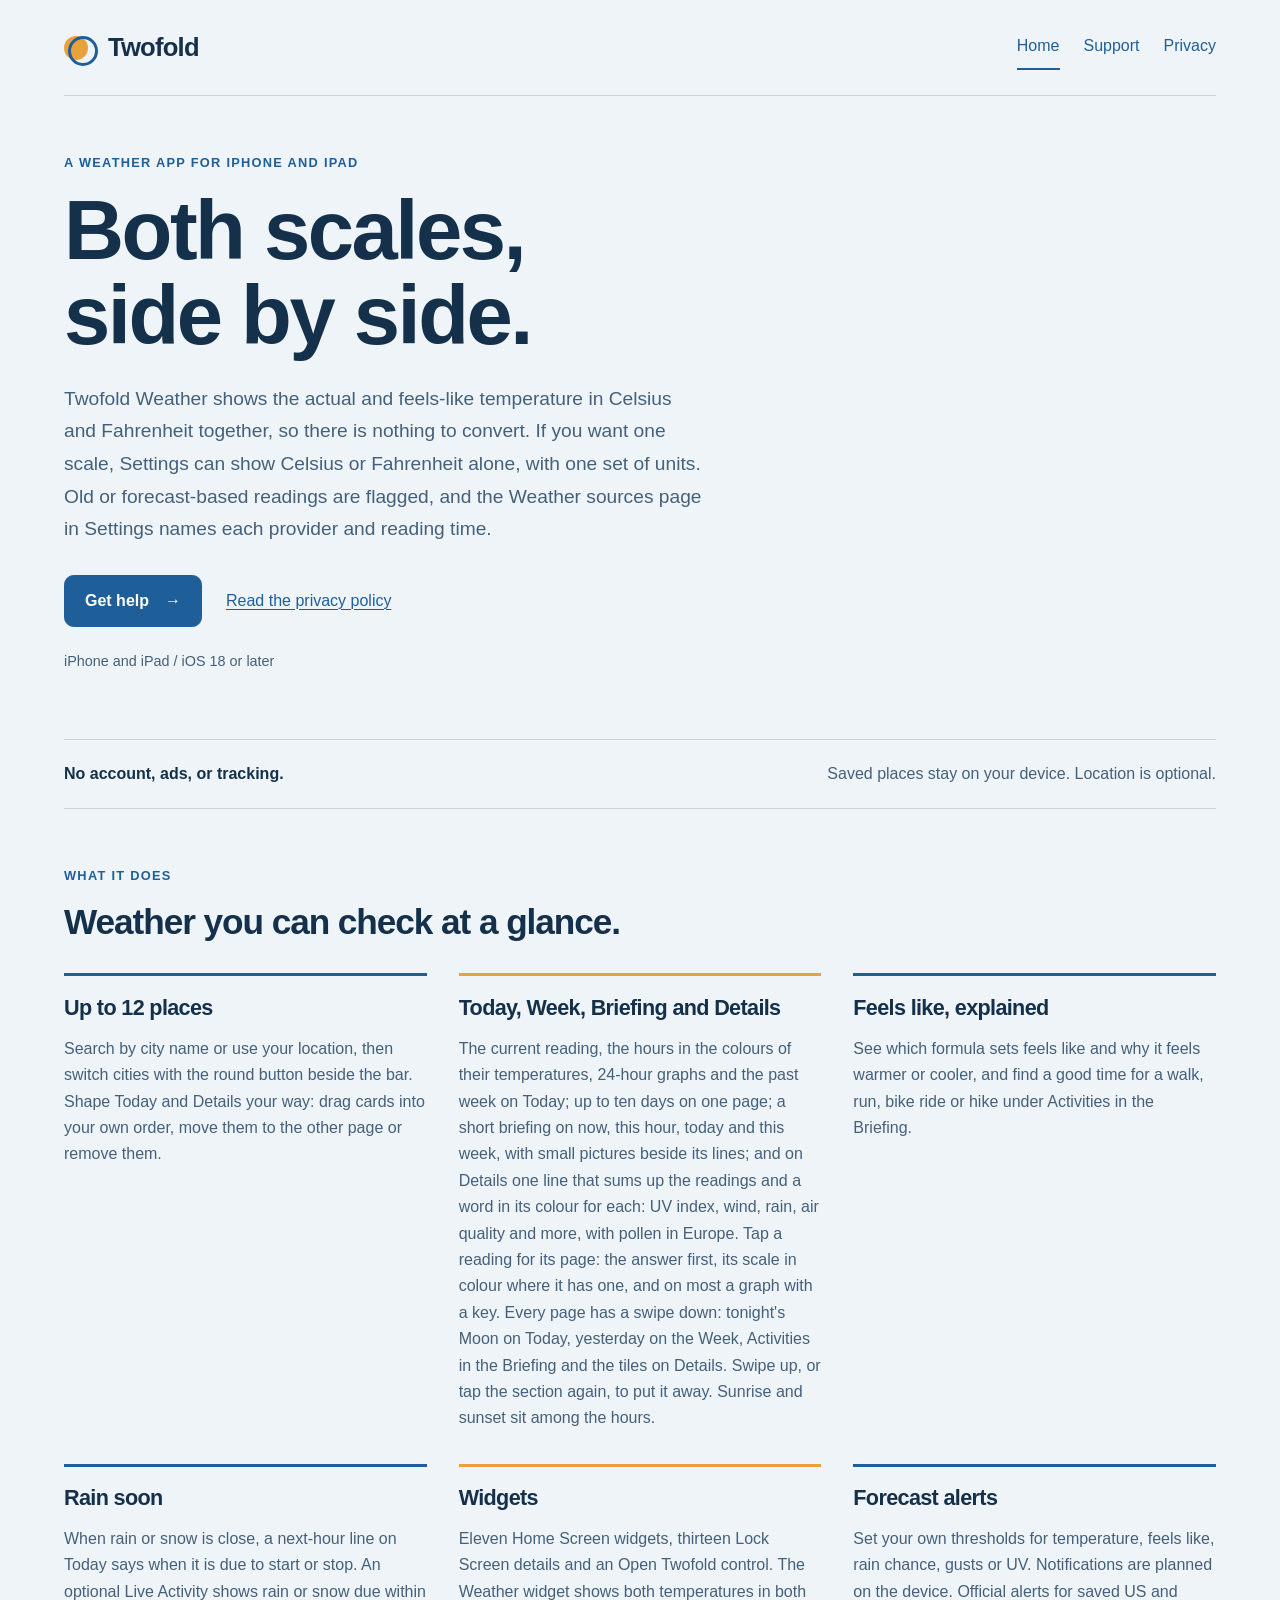
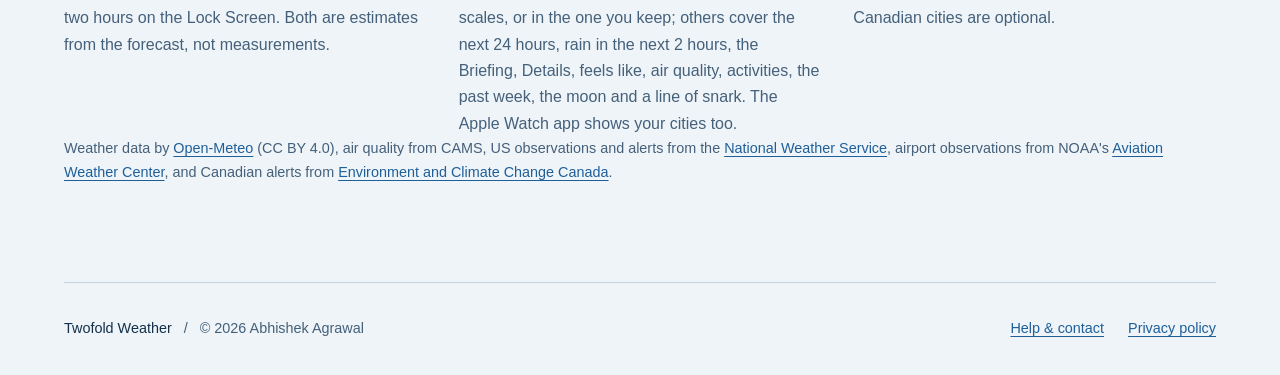
<file: index.html>
<!doctype html>
<html lang="en">
<head>
  <meta charset="utf-8">
  <meta name="viewport" content="width=device-width, initial-scale=1">
  <meta name="theme-color" content="#eef4f8">
  <meta name="description" content="Twofold Weather for iPhone and iPad shows actual and feels-like temperatures in Celsius and Fahrenheit together. No account, ads, or tracking. Find help and privacy information here.">
  <title>Twofold Weather | Both scales, side by side</title>
  <link rel="stylesheet" href="styles.css">
</head>
<body>
  <a class="skip-link" href="#main">Skip to content</a>
  <header class="site-header shell">
    <a class="brand" href="index.html" aria-label="Twofold Weather home"><span class="brand-mark" aria-hidden="true"></span>Twofold</a>
    <nav aria-label="Main navigation">
      <a href="index.html" aria-current="page">Home</a>
      <a href="support.html">Support</a>
      <a href="privacy.html">Privacy</a>
    </nav>
  </header>

  <main id="main" class="shell" tabindex="-1">
    <section class="hero" aria-labelledby="hero-title">
      <p class="eyebrow">A weather app for iPhone and iPad</p>
      <h1 id="hero-title">Both scales,<br>side by side.</h1>
      <p class="lede">Twofold Weather shows the actual and feels-like temperature in Celsius and Fahrenheit together, so there is nothing to convert. If you want one scale, Settings can show Celsius or Fahrenheit alone, with one set of units. Old or forecast-based readings are flagged, and the Weather sources page in Settings names each provider and reading time.</p>
      <div class="actions">
        <a class="button" href="support.html">Get help <span aria-hidden="true">&rarr;</span></a>
        <a class="text-link" href="privacy.html">Read the privacy policy</a>
      </div>
      <p class="device-note">iPhone and iPad / iOS 18 or later</p>
    </section>

    <aside class="promise" aria-label="At a glance">
      <strong>No account, ads, or tracking.</strong>
      <span>Saved places stay on your device. Location is optional.</span>
    </aside>

    <section class="features" aria-labelledby="features-title">
      <p class="eyebrow">What it does</p>
      <h2 id="features-title">Weather you can check at a glance.</h2>
      <ul class="feature-grid">
        <li>
          <h3>Up to 12 places</h3>
          <p>Search by city name or use your location, then switch cities with the round button beside the bar. Shape Today and Details your way: drag cards into your own order, move them to the other page or remove them.</p>
        </li>
        <li>
          <h3>Today, Week, Briefing and Details</h3>
          <p>The current reading, the hours in the colours of their temperatures, 24-hour graphs and the past week on Today; up to ten days on one page; a short briefing on now, this hour, today and this week, with small pictures beside its lines; and on Details one line that sums up the readings and a word in its colour for each: UV index, wind, rain, air quality and more, with pollen in Europe. Tap a reading for its page: the answer first, its scale in colour where it has one, and on most a graph with a key. Every page has a swipe down: tonight's Moon on Today, yesterday on the Week, Activities in the Briefing and the tiles on Details. Swipe up, or tap the section again, to put it away. Sunrise and sunset sit among the hours.</p>
        </li>
        <li>
          <h3>Feels like, explained</h3>
          <p>See which formula sets feels like and why it feels warmer or cooler, and find a good time for a walk, run, bike ride or hike under Activities in the Briefing.</p>
        </li>
        <li>
          <h3>Rain soon</h3>
          <p>When rain or snow is close, a next-hour line on Today says when it is due to start or stop. An optional Live Activity shows rain or snow due within two hours on the Lock Screen. Both are estimates from the forecast, not measurements.</p>
        </li>
        <li>
          <h3>Widgets</h3>
          <p>Eleven Home Screen widgets, thirteen Lock Screen details and an Open Twofold control. The Weather widget shows both temperatures in both scales, or in the one you keep; others cover the next 24 hours, rain in the next 2 hours, the Briefing, Details, feels like, air quality, activities, the past week, the moon and a line of snark. The Apple Watch app shows your cities too.</p>
        </li>
        <li>
          <h3>Forecast alerts</h3>
          <p>Set your own thresholds for temperature, feels like, rain chance, gusts or UV. Notifications are planned on the device. Official alerts for saved US and Canadian cities are optional.</p>
        </li>
      </ul>
      <p class="small-note">Weather data by <a href="https://open-meteo.com/">Open-Meteo</a> (CC BY 4.0), air quality from CAMS, US observations and alerts from the <a href="https://www.weather.gov/">National Weather Service</a>, airport observations from NOAA's <a href="https://aviationweather.gov/">Aviation Weather Center</a>, and Canadian alerts from <a href="https://weather.gc.ca/">Environment and Climate Change Canada</a>.</p>
    </section>
  </main>

  <footer class="site-footer shell">
    <p>Twofold Weather <span aria-hidden="true">/</span> <small>&copy; 2026 Abhishek Agrawal</small></p>
    <nav aria-label="Footer navigation"><a href="support.html">Help &amp; contact</a><a href="privacy.html">Privacy policy</a></nav>
  </footer>
</body>
</html>
</file>
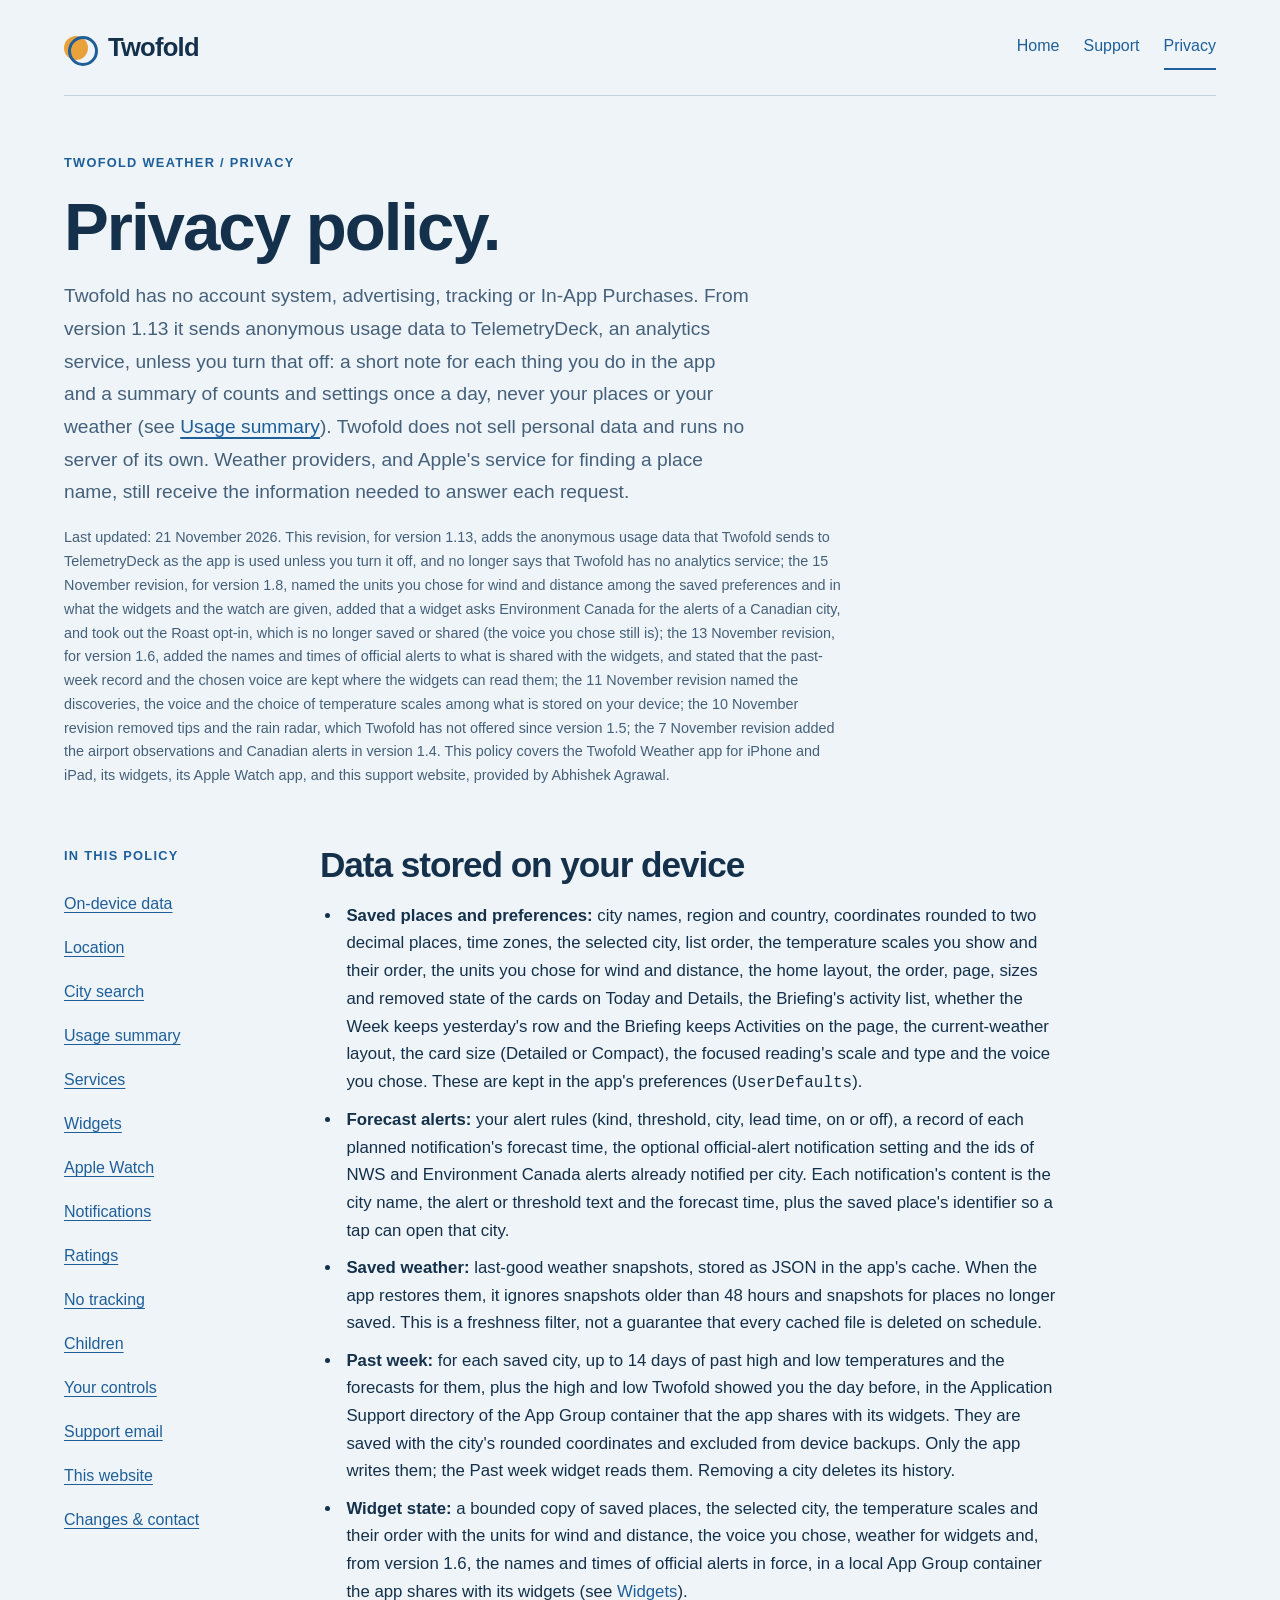
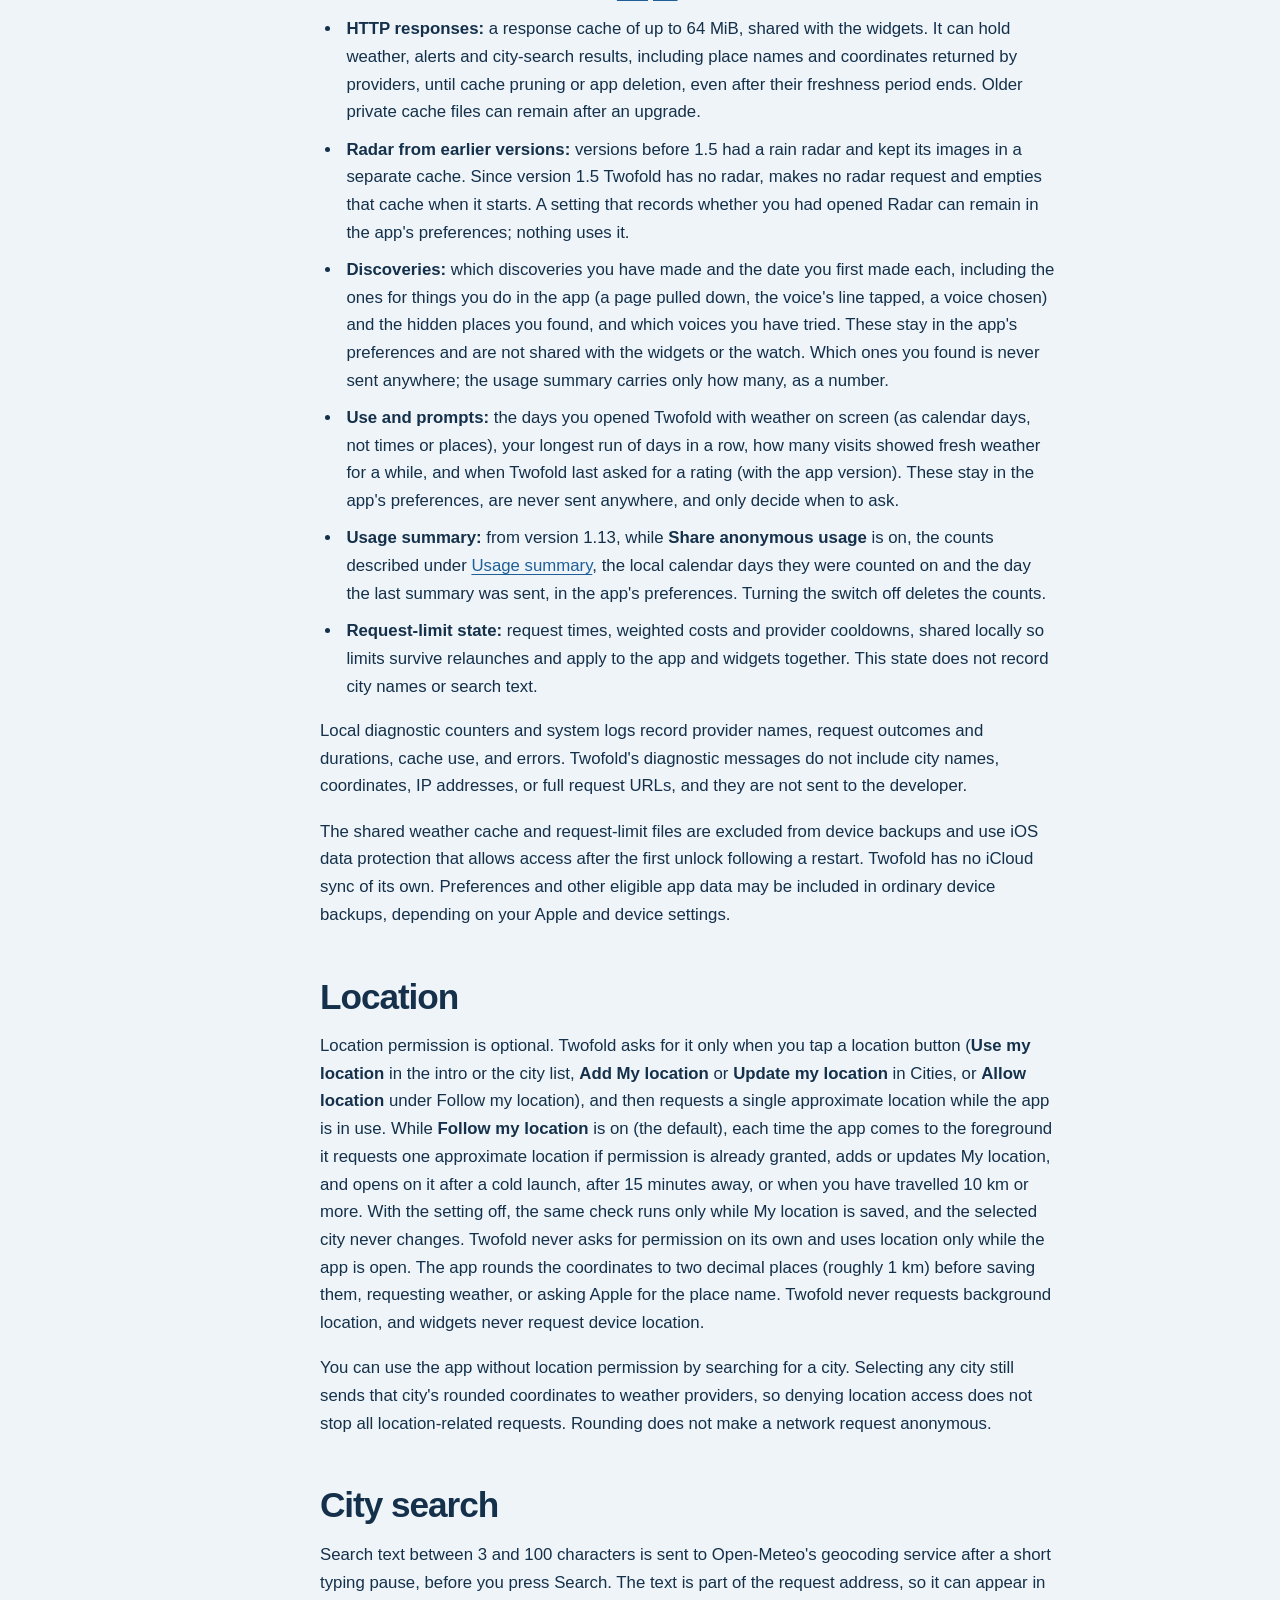
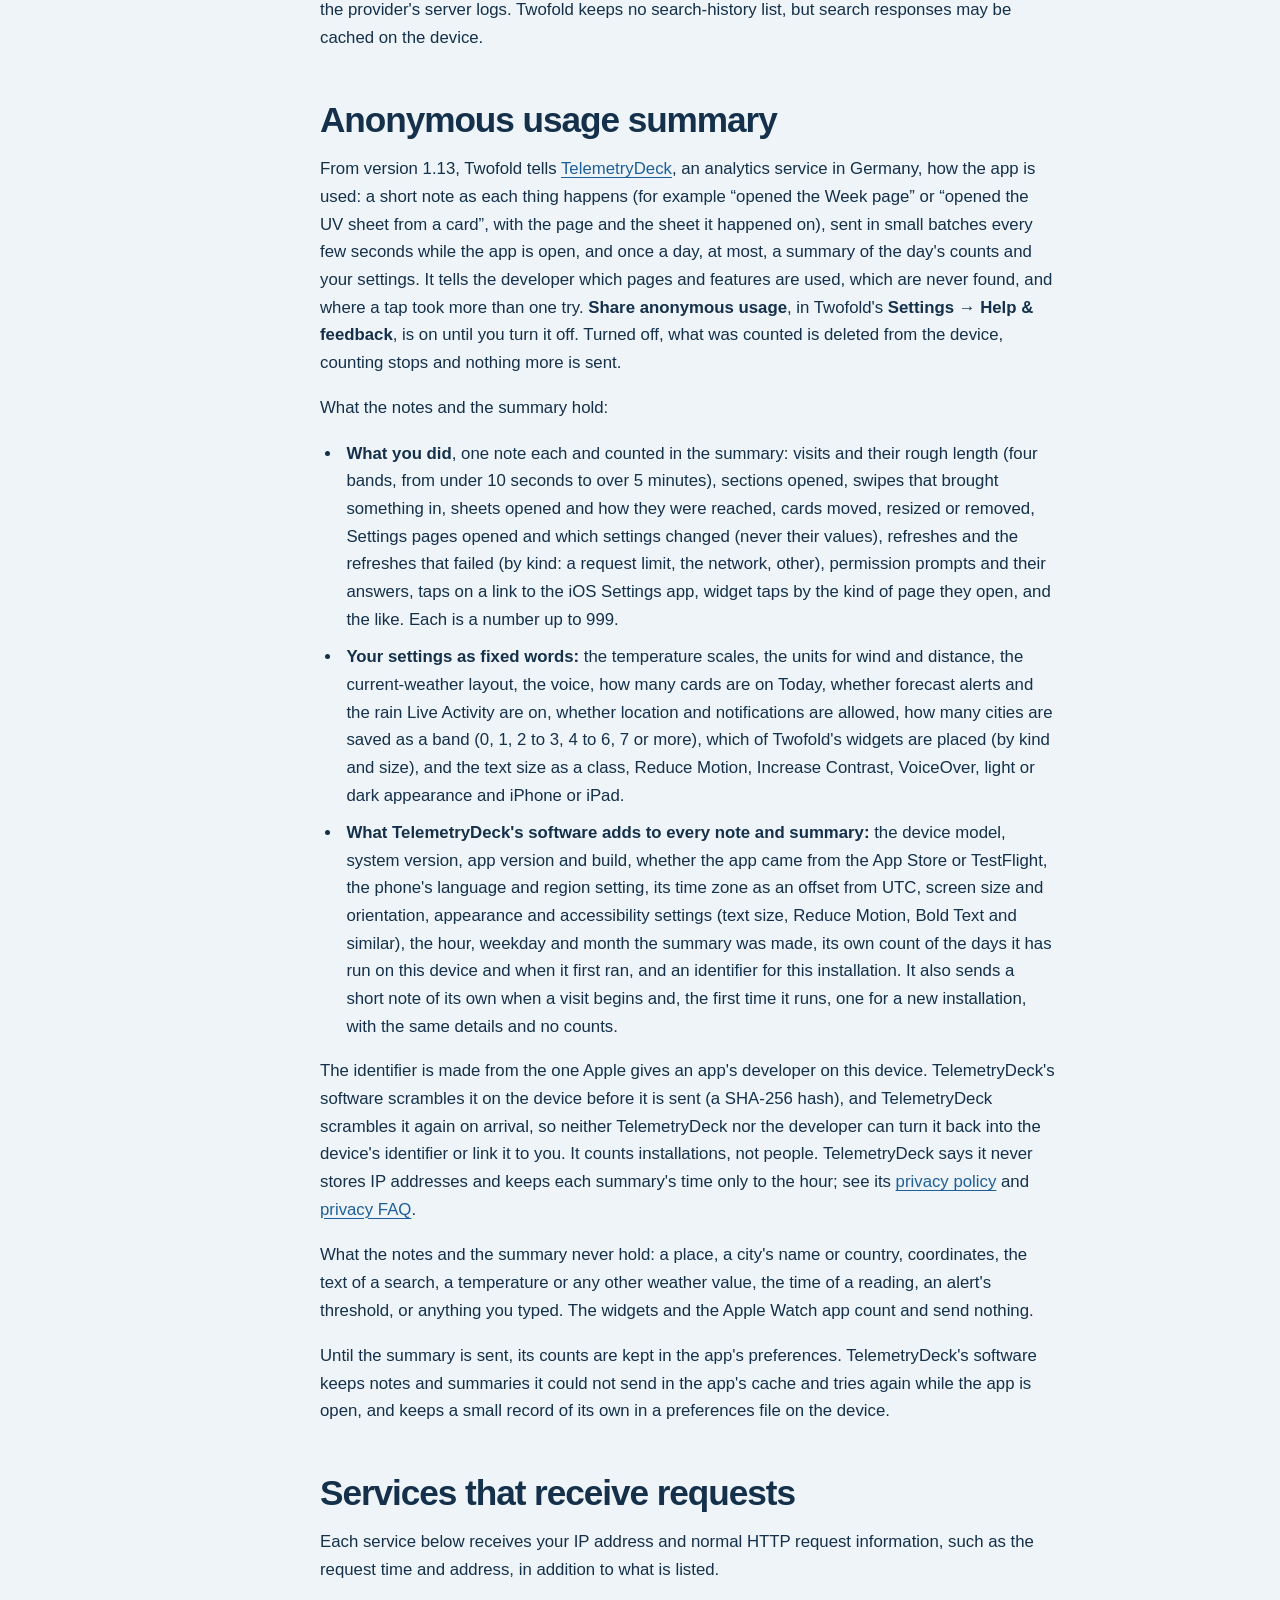
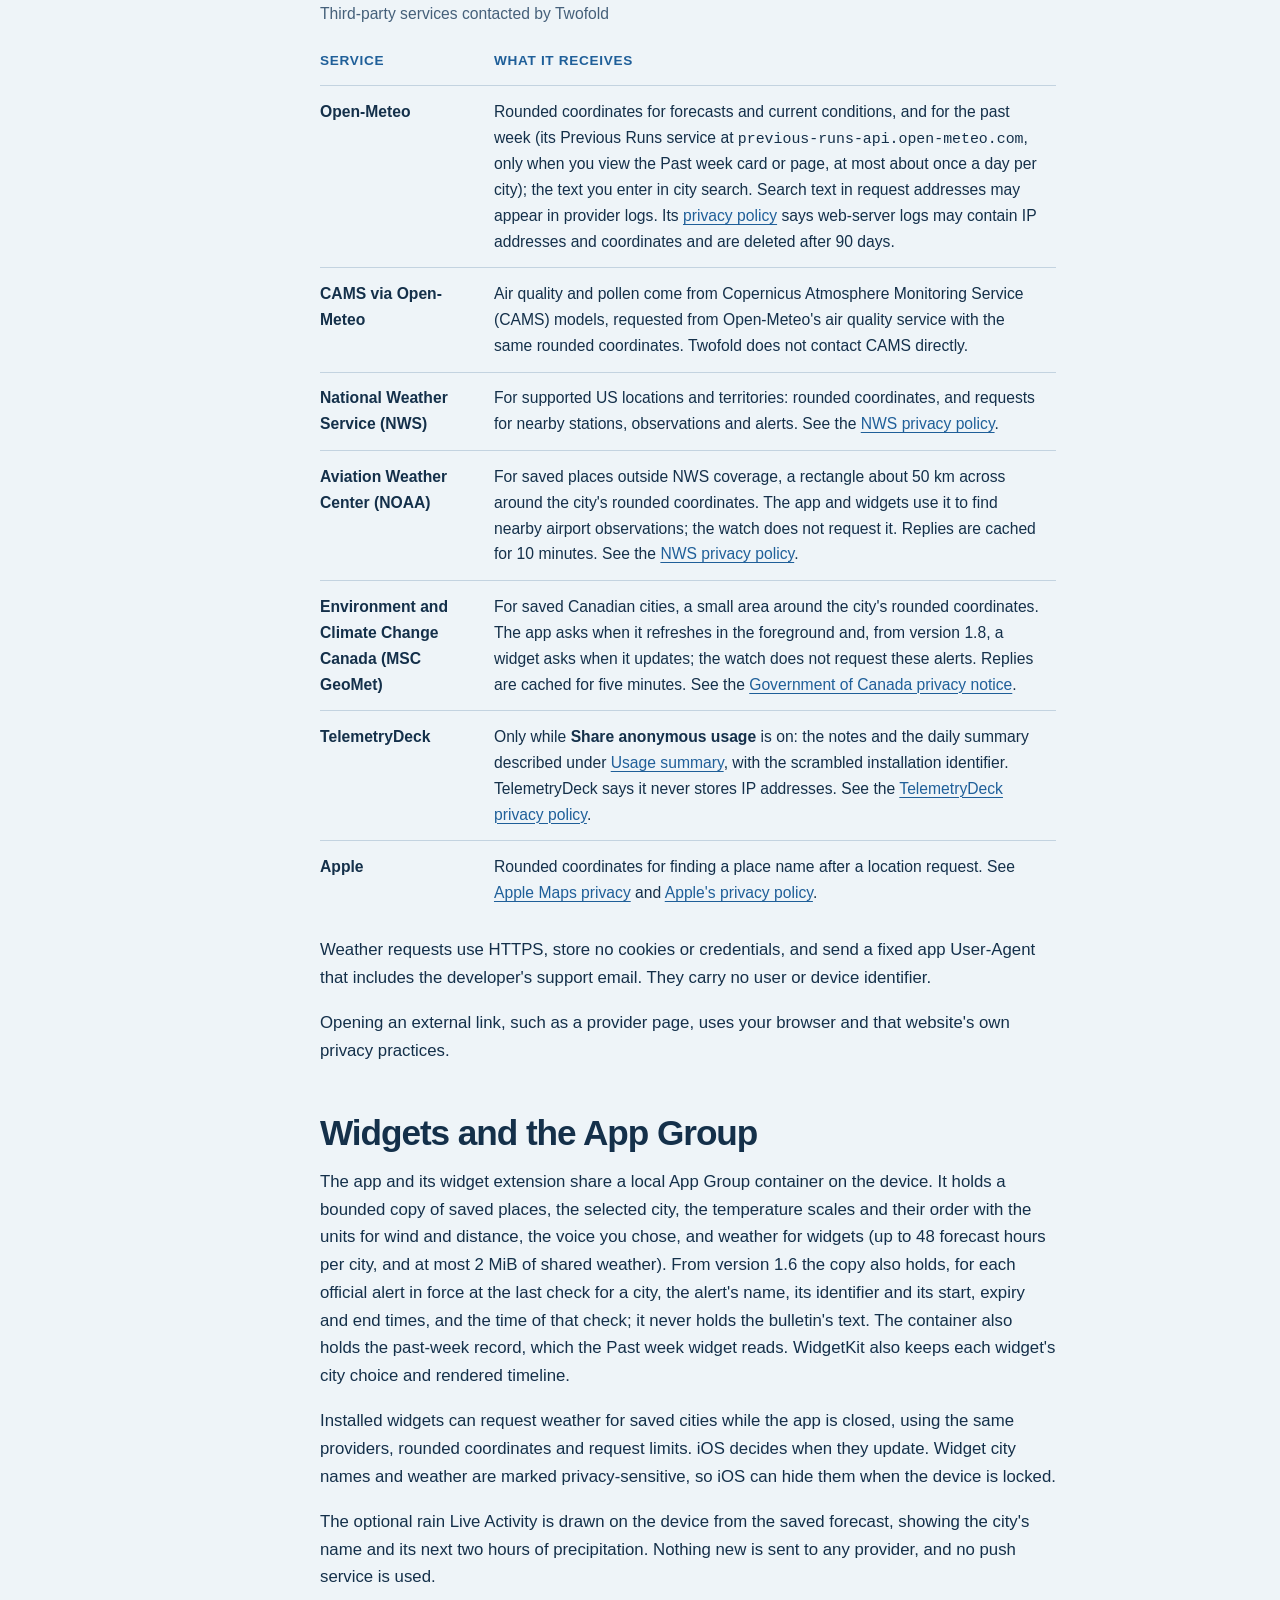
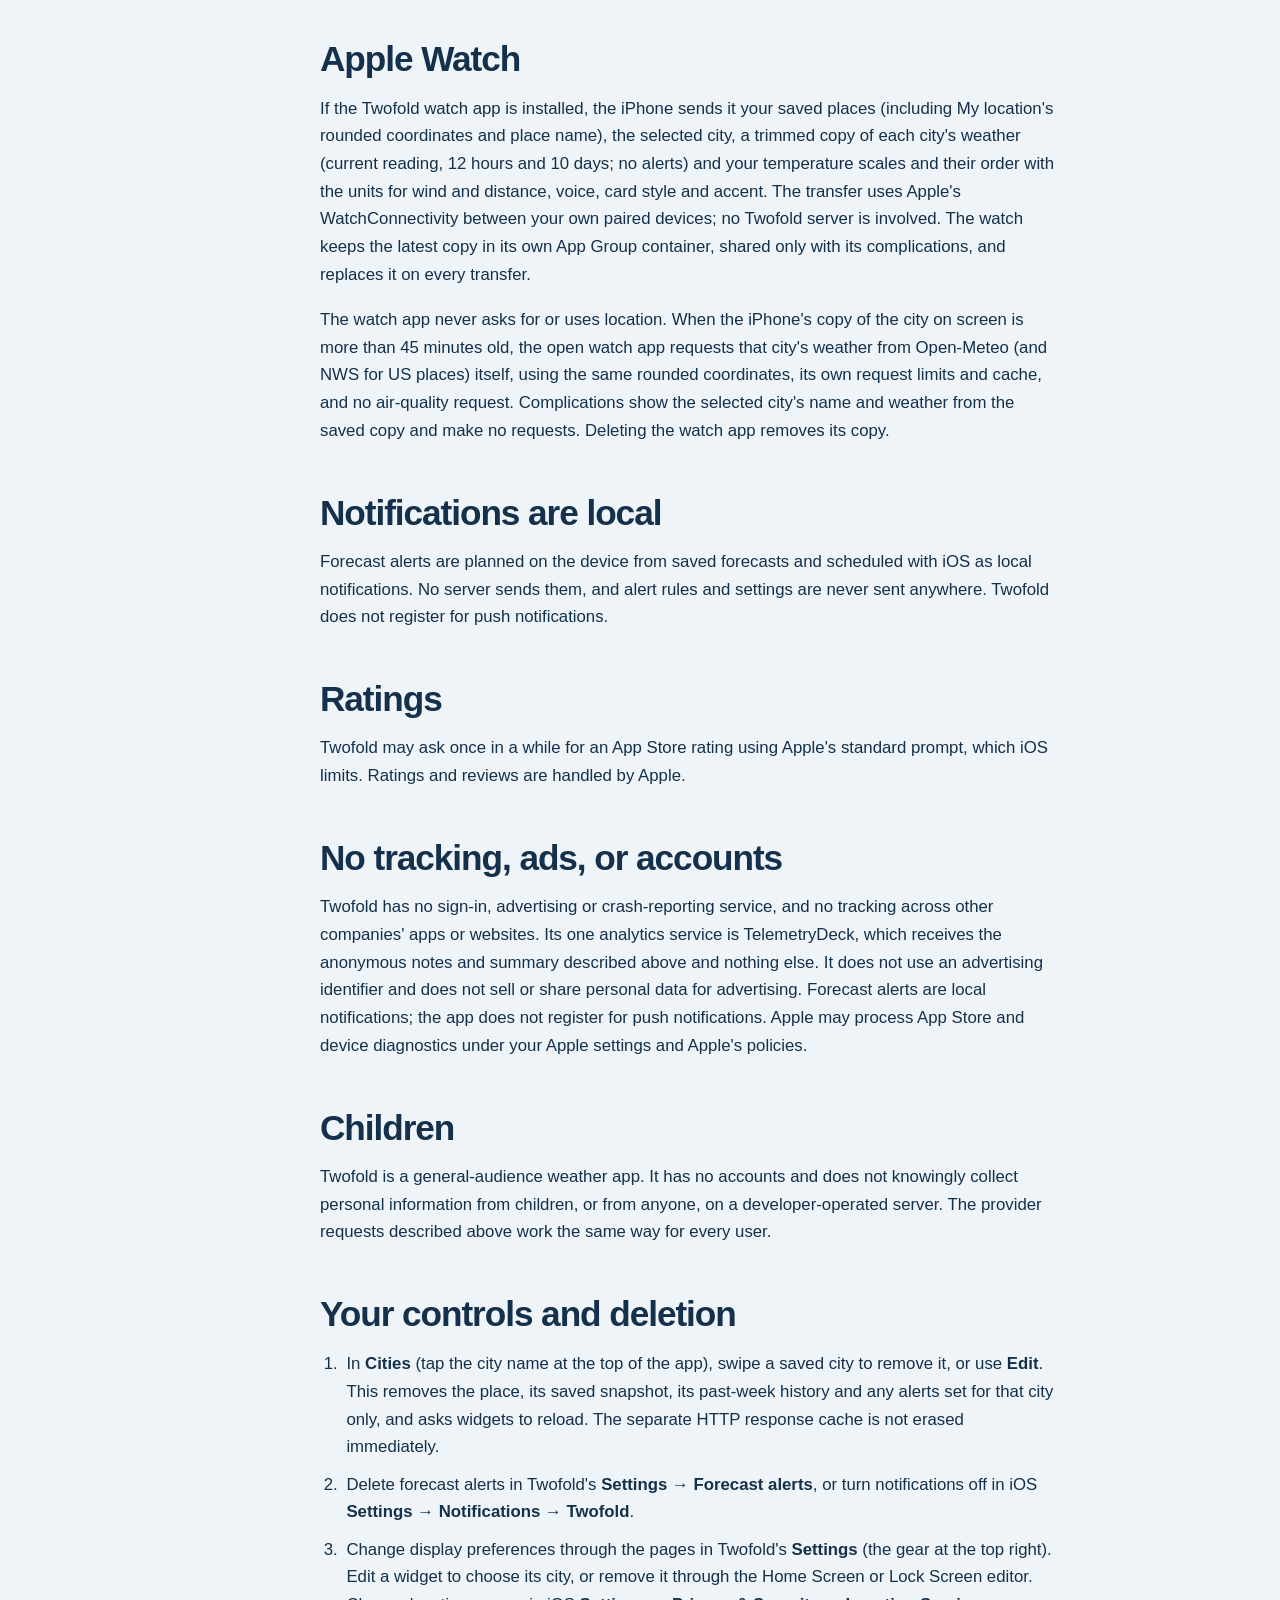
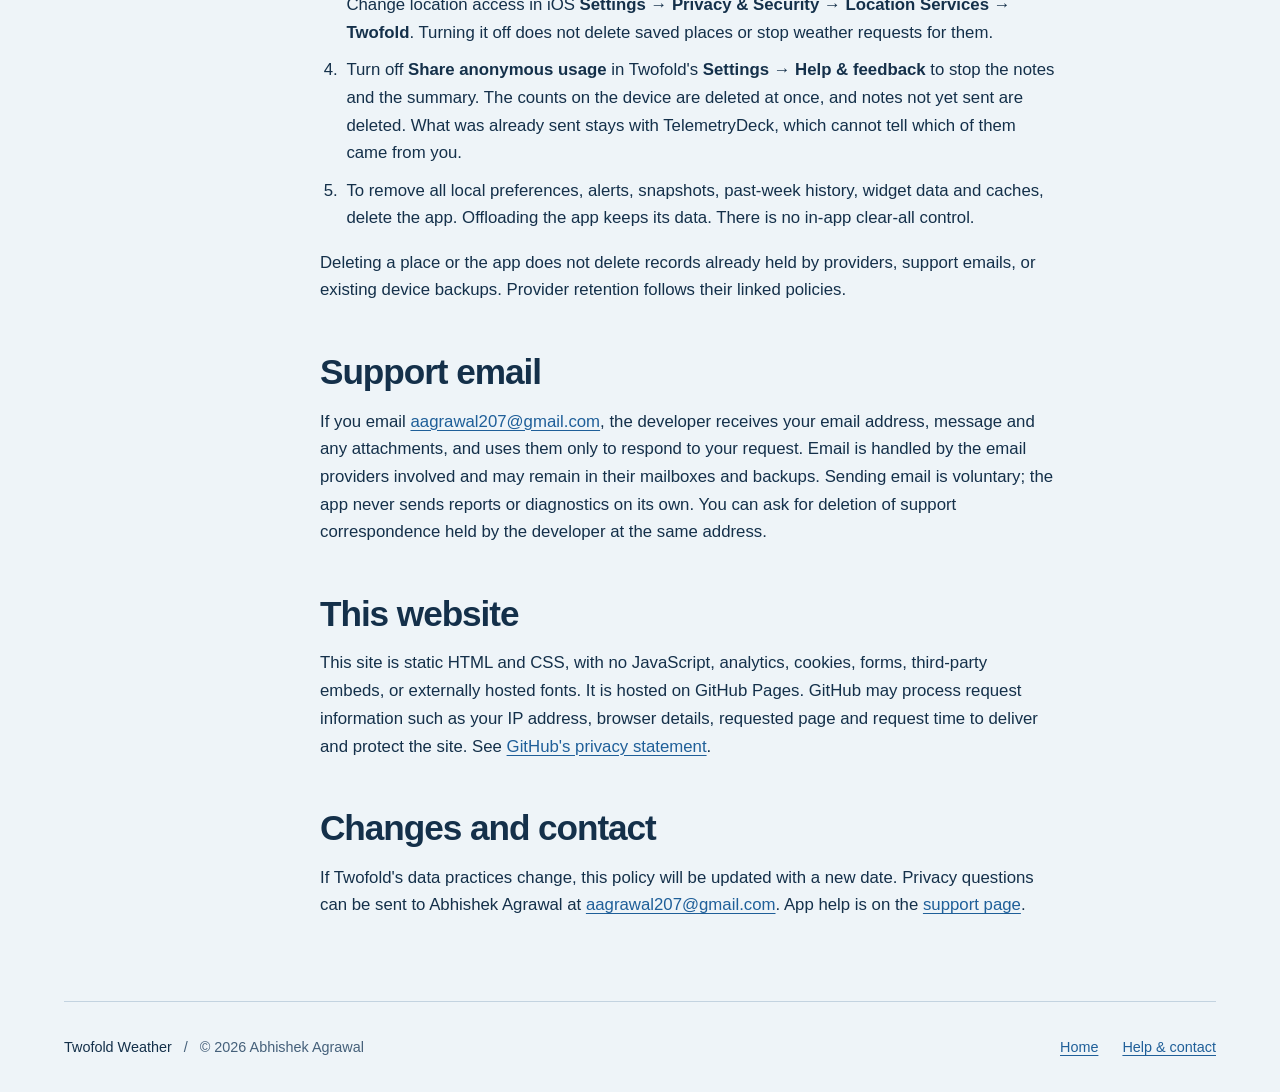
<file: privacy.html>
<!doctype html>
<html lang="en">
<head>
  <meta charset="utf-8">
  <meta name="viewport" content="width=device-width, initial-scale=1">
  <meta name="theme-color" content="#eef4f8">
  <meta name="description" content="Twofold Weather's privacy policy: on-device storage, optional approximate location, the weather services that receive requests, local forecast alerts, an anonymous usage summary you can turn off, and no accounts, ads, tracking or purchases.">
  <title>Privacy Policy | Twofold Weather</title>
  <link rel="stylesheet" href="styles.css">
</head>
<body>
  <a class="skip-link" href="#main">Skip to content</a>
  <header class="site-header shell">
    <a class="brand" href="index.html" aria-label="Twofold Weather home"><span class="brand-mark" aria-hidden="true"></span>Twofold</a>
    <nav aria-label="Main navigation">
      <a href="index.html">Home</a>
      <a href="support.html">Support</a>
      <a href="privacy.html" aria-current="page">Privacy</a>
    </nav>
  </header>

  <main id="main" class="shell" tabindex="-1">
    <header class="page-heading">
      <p class="eyebrow">Twofold Weather / Privacy</p>
      <h1>Privacy policy.</h1>
      <p class="lede">Twofold has no account system, advertising, tracking or In-App Purchases. From version 1.13 it sends anonymous usage data to TelemetryDeck, an analytics service, unless you turn that off: a short note for each thing you do in the app and a summary of counts and settings once a day, never your places or your weather (see <a href="#usage">Usage summary</a>). Twofold does not sell personal data and runs no server of its own. Weather providers, and Apple's service for finding a place name, still receive the information needed to answer each request.</p>
      <p class="small-note">Last updated: 21 November 2026. This revision, for version 1.13, adds the anonymous usage data that Twofold sends to TelemetryDeck as the app is used unless you turn it off, and no longer says that Twofold has no analytics service; the 15 November revision, for version 1.8, named the units you chose for wind and distance among the saved preferences and in what the widgets and the watch are given, added that a widget asks Environment Canada for the alerts of a Canadian city, and took out the Roast opt-in, which is no longer saved or shared (the voice you chose still is); the 13 November revision, for version 1.6, added the names and times of official alerts to what is shared with the widgets, and stated that the past-week record and the chosen voice are kept where the widgets can read them; the 11 November revision named the discoveries, the voice and the choice of temperature scales among what is stored on your device; the 10 November revision removed tips and the rain radar, which Twofold has not offered since version 1.5; the 7 November revision added the airport observations and Canadian alerts in version 1.4. This policy covers the Twofold Weather app for iPhone and iPad, its widgets, its Apple Watch app, and this support website, provided by Abhishek Agrawal.</p>
    </header>

    <div class="reading-grid">
      <nav class="page-nav" aria-label="Privacy sections">
        <p class="eyebrow">In this policy</p>
        <a href="#on-device">On-device data</a>
        <a href="#location">Location</a>
        <a href="#search">City search</a>
        <a href="#usage">Usage summary</a>
        <a href="#services">Services</a>
        <a href="#widgets">Widgets</a>
        <a href="#watch">Apple Watch</a>
        <a href="#notifications">Notifications</a>
        <a href="#ratings">Ratings</a>
        <a href="#no-tracking">No tracking</a>
        <a href="#children">Children</a>
        <a href="#deletion">Your controls</a>
        <a href="#support-messages">Support email</a>
        <a href="#website">This website</a>
        <a href="#contact">Changes &amp; contact</a>
      </nav>

      <article class="prose" aria-label="Privacy policy details">
        <section aria-labelledby="on-device">
          <h2 id="on-device">Data stored on your device</h2>
          <ul>
            <li><strong>Saved places and preferences:</strong> city names, region and country, coordinates rounded to two decimal places, time zones, the selected city, list order, the temperature scales you show and their order, the units you chose for wind and distance, the home layout, the order, page, sizes and removed state of the cards on Today and Details, the Briefing's activity list, whether the Week keeps yesterday's row and the Briefing keeps Activities on the page, the current-weather layout, the card size (Detailed or Compact), the focused reading's scale and type and the voice you chose. These are kept in the app's preferences (<code>UserDefaults</code>).</li>
            <li><strong>Forecast alerts:</strong> your alert rules (kind, threshold, city, lead time, on or off), a record of each planned notification's forecast time, the optional official-alert notification setting and the ids of NWS and Environment Canada alerts already notified per city. Each notification's content is the city name, the alert or threshold text and the forecast time, plus the saved place's identifier so a tap can open that city.</li>
            <li><strong>Saved weather:</strong> last-good weather snapshots, stored as JSON in the app's cache. When the app restores them, it ignores snapshots older than 48 hours and snapshots for places no longer saved. This is a freshness filter, not a guarantee that every cached file is deleted on schedule.</li>
            <li><strong>Past week:</strong> for each saved city, up to 14 days of past high and low temperatures and the forecasts for them, plus the high and low Twofold showed you the day before, in the Application Support directory of the App Group container that the app shares with its widgets. They are saved with the city's rounded coordinates and excluded from device backups. Only the app writes them; the Past week widget reads them. Removing a city deletes its history.</li>
            <li><strong>Widget state:</strong> a bounded copy of saved places, the selected city, the temperature scales and their order with the units for wind and distance, the voice you chose, weather for widgets and, from version 1.6, the names and times of official alerts in force, in a local App Group container the app shares with its widgets (see <a href="#widgets">Widgets</a>).</li>
            <li><strong>HTTP responses:</strong> a response cache of up to 64 MiB, shared with the widgets. It can hold weather, alerts and city-search results, including place names and coordinates returned by providers, until cache pruning or app deletion, even after their freshness period ends. Older private cache files can remain after an upgrade.</li>
            <li><strong>Radar from earlier versions:</strong> versions before 1.5 had a rain radar and kept its images in a separate cache. Since version 1.5 Twofold has no radar, makes no radar request and empties that cache when it starts. A setting that records whether you had opened Radar can remain in the app's preferences; nothing uses it.</li>
            <li><strong>Discoveries:</strong> which discoveries you have made and the date you first made each, including the ones for things you do in the app (a page pulled down, the voice's line tapped, a voice chosen) and the hidden places you found, and which voices you have tried. These stay in the app's preferences and are not shared with the widgets or the watch. Which ones you found is never sent anywhere; the usage summary carries only how many, as a number.</li>
            <li><strong>Use and prompts:</strong> the days you opened Twofold with weather on screen (as calendar days, not times or places), your longest run of days in a row, how many visits showed fresh weather for a while, and when Twofold last asked for a rating (with the app version). These stay in the app's preferences, are never sent anywhere, and only decide when to ask.</li>
            <li><strong>Usage summary:</strong> from version 1.13, while <strong>Share anonymous usage</strong> is on, the counts described under <a href="#usage">Usage summary</a>, the local calendar days they were counted on and the day the last summary was sent, in the app's preferences. Turning the switch off deletes the counts.</li>
            <li><strong>Request-limit state:</strong> request times, weighted costs and provider cooldowns, shared locally so limits survive relaunches and apply to the app and widgets together. This state does not record city names or search text.</li>
          </ul>
          <p>Local diagnostic counters and system logs record provider names, request outcomes and durations, cache use, and errors. Twofold's diagnostic messages do not include city names, coordinates, IP addresses, or full request URLs, and they are not sent to the developer.</p>
          <p>The shared weather cache and request-limit files are excluded from device backups and use iOS data protection that allows access after the first unlock following a restart. Twofold has no iCloud sync of its own. Preferences and other eligible app data may be included in ordinary device backups, depending on your Apple and device settings.</p>
        </section>

        <section aria-labelledby="location">
          <h2 id="location">Location</h2>
          <p>Location permission is optional. Twofold asks for it only when you tap a location button (<strong>Use my location</strong> in the intro or the city list, <strong>Add My location</strong> or <strong>Update my location</strong> in Cities, or <strong>Allow location</strong> under Follow my location), and then requests a single approximate location while the app is in use. While <strong>Follow my location</strong> is on (the default), each time the app comes to the foreground it requests one approximate location if permission is already granted, adds or updates My location, and opens on it after a cold launch, after 15 minutes away, or when you have travelled 10 km or more. With the setting off, the same check runs only while My location is saved, and the selected city never changes. Twofold never asks for permission on its own and uses location only while the app is open. The app rounds the coordinates to two decimal places (roughly 1 km) before saving them, requesting weather, or asking Apple for the place name. Twofold never requests background location, and widgets never request device location.</p>
          <p>You can use the app without location permission by searching for a city. Selecting any city still sends that city's rounded coordinates to weather providers, so denying location access does not stop all location-related requests. Rounding does not make a network request anonymous.</p>
        </section>

        <section aria-labelledby="search">
          <h2 id="search">City search</h2>
          <p>Search text between 3 and 100 characters is sent to Open-Meteo's geocoding service after a short typing pause, before you press Search. The text is part of the request address, so it can appear in the provider's server logs. Twofold keeps no search-history list, but search responses may be cached on the device.</p>
        </section>

        <section aria-labelledby="usage">
          <h2 id="usage">Anonymous usage summary</h2>
          <p>From version 1.13, Twofold tells <a href="https://telemetrydeck.com">TelemetryDeck</a>, an analytics service in Germany, how the app is used: a short note as each thing happens (for example &ldquo;opened the Week page&rdquo; or &ldquo;opened the UV sheet from a card&rdquo;, with the page and the sheet it happened on), sent in small batches every few seconds while the app is open, and once a day, at most, a summary of the day's counts and your settings. It tells the developer which pages and features are used, which are never found, and where a tap took more than one try. <strong>Share anonymous usage</strong>, in Twofold's <strong>Settings &rarr; Help &amp; feedback</strong>, is on until you turn it off. Turned off, what was counted is deleted from the device, counting stops and nothing more is sent.</p>
          <p>What the notes and the summary hold:</p>
          <ul>
            <li><strong>What you did</strong>, one note each and counted in the summary: visits and their rough length (four bands, from under 10 seconds to over 5 minutes), sections opened, swipes that brought something in, sheets opened and how they were reached, cards moved, resized or removed, Settings pages opened and which settings changed (never their values), refreshes and the refreshes that failed (by kind: a request limit, the network, other), permission prompts and their answers, taps on a link to the iOS Settings app, widget taps by the kind of page they open, and the like. Each is a number up to 999.</li>
            <li><strong>Your settings as fixed words:</strong> the temperature scales, the units for wind and distance, the current-weather layout, the voice, how many cards are on Today, whether forecast alerts and the rain Live Activity are on, whether location and notifications are allowed, how many cities are saved as a band (0, 1, 2 to 3, 4 to 6, 7 or more), which of Twofold's widgets are placed (by kind and size), and the text size as a class, Reduce Motion, Increase Contrast, VoiceOver, light or dark appearance and iPhone or iPad.</li>
            <li><strong>What TelemetryDeck's software adds to every note and summary:</strong> the device model, system version, app version and build, whether the app came from the App Store or TestFlight, the phone's language and region setting, its time zone as an offset from UTC, screen size and orientation, appearance and accessibility settings (text size, Reduce Motion, Bold Text and similar), the hour, weekday and month the summary was made, its own count of the days it has run on this device and when it first ran, and an identifier for this installation. It also sends a short note of its own when a visit begins and, the first time it runs, one for a new installation, with the same details and no counts.</li>
          </ul>
          <p>The identifier is made from the one Apple gives an app's developer on this device. TelemetryDeck's software scrambles it on the device before it is sent (a SHA-256 hash), and TelemetryDeck scrambles it again on arrival, so neither TelemetryDeck nor the developer can turn it back into the device's identifier or link it to you. It counts installations, not people. TelemetryDeck says it never stores IP addresses and keeps each summary's time only to the hour; see its <a href="https://telemetrydeck.com/privacy/">privacy policy</a> and <a href="https://telemetrydeck.com/docs/guides/privacy-faq/">privacy FAQ</a>.</p>
          <p>What the notes and the summary never hold: a place, a city's name or country, coordinates, the text of a search, a temperature or any other weather value, the time of a reading, an alert's threshold, or anything you typed. The widgets and the Apple Watch app count and send nothing.</p>
          <p>Until the summary is sent, its counts are kept in the app's preferences. TelemetryDeck's software keeps notes and summaries it could not send in the app's cache and tries again while the app is open, and keeps a small record of its own in a preferences file on the device.</p>
        </section>

        <section aria-labelledby="services">
          <h2 id="services">Services that receive requests</h2>
          <p>Each service below receives your IP address and normal HTTP request information, such as the request time and address, in addition to what is listed.</p>
          <div class="table-wrap">
            <table>
              <caption>Third-party services contacted by Twofold</caption>
              <thead>
                <tr><th scope="col">Service</th><th scope="col">What it receives</th></tr>
              </thead>
              <tbody>
                <tr>
                  <th scope="row">Open-Meteo</th>
                  <td>Rounded coordinates for forecasts and current conditions, and for the past week (its Previous Runs service at <code>previous-runs-api.open-meteo.com</code>, only when you view the Past week card or page, at most about once a day per city); the text you enter in city search. Search text in request addresses may appear in provider logs. Its <a href="https://open-meteo.com/en/terms#privacy">privacy policy</a> says web-server logs may contain IP addresses and coordinates and are deleted after 90 days.</td>
                </tr>
                <tr>
                  <th scope="row">CAMS via Open-Meteo</th>
                  <td>Air quality and pollen come from Copernicus Atmosphere Monitoring Service (CAMS) models, requested from Open-Meteo's air quality service with the same rounded coordinates. Twofold does not contact CAMS directly.</td>
                </tr>
                <tr>
                  <th scope="row">National Weather Service (NWS)</th>
                  <td>For supported US locations and territories: rounded coordinates, and requests for nearby stations, observations and alerts. See the <a href="https://www.weather.gov/privacy">NWS privacy policy</a>.</td>
                </tr>
                <tr>
                  <th scope="row">Aviation Weather Center (NOAA)</th>
                  <td>For saved places outside NWS coverage, a rectangle about 50 km across around the city's rounded coordinates. The app and widgets use it to find nearby airport observations; the watch does not request it. Replies are cached for 10 minutes. See the <a href="https://www.weather.gov/privacy">NWS privacy policy</a>.</td>
                </tr>
                <tr>
                  <th scope="row">Environment and Climate Change Canada (MSC GeoMet)</th>
                  <td>For saved Canadian cities, a small area around the city's rounded coordinates. The app asks when it refreshes in the foreground and, from version 1.8, a widget asks when it updates; the watch does not request these alerts. Replies are cached for five minutes. See the <a href="https://www.canada.ca/en/transparency/privacy.html">Government of Canada privacy notice</a>.</td>
                </tr>
                <tr>
                  <th scope="row">TelemetryDeck</th>
                  <td>Only while <strong>Share anonymous usage</strong> is on: the notes and the daily summary described under <a href="#usage">Usage summary</a>, with the scrambled installation identifier. TelemetryDeck says it never stores IP addresses. See the <a href="https://telemetrydeck.com/privacy/">TelemetryDeck privacy policy</a>.</td>
                </tr>
                <tr>
                  <th scope="row">Apple</th>
                  <td>Rounded coordinates for finding a place name after a location request. See <a href="https://www.apple.com/legal/privacy/data/en/apple-maps/">Apple Maps privacy</a> and <a href="https://www.apple.com/legal/privacy/">Apple's privacy policy</a>.</td>
                </tr>
              </tbody>
            </table>
          </div>
          <p>Weather requests use HTTPS, store no cookies or credentials, and send a fixed app User-Agent that includes the developer's support email. They carry no user or device identifier.</p>
          <p>Opening an external link, such as a provider page, uses your browser and that website's own privacy practices.</p>
        </section>

        <section aria-labelledby="widgets">
          <h2 id="widgets">Widgets and the App Group</h2>
          <p>The app and its widget extension share a local App Group container on the device. It holds a bounded copy of saved places, the selected city, the temperature scales and their order with the units for wind and distance, the voice you chose, and weather for widgets (up to 48 forecast hours per city, and at most 2 MiB of shared weather). From version 1.6 the copy also holds, for each official alert in force at the last check for a city, the alert's name, its identifier and its start, expiry and end times, and the time of that check; it never holds the bulletin's text. The container also holds the past-week record, which the Past week widget reads. WidgetKit also keeps each widget's city choice and rendered timeline.</p>
          <p>Installed widgets can request weather for saved cities while the app is closed, using the same providers, rounded coordinates and request limits. iOS decides when they update. Widget city names and weather are marked privacy-sensitive, so iOS can hide them when the device is locked.</p>
          <p>The optional rain Live Activity is drawn on the device from the saved forecast, showing the city's name and its next two hours of precipitation. Nothing new is sent to any provider, and no push service is used.</p>
        </section>

        <section aria-labelledby="watch">
          <h2 id="watch">Apple Watch</h2>
          <p>If the Twofold watch app is installed, the iPhone sends it your saved places (including My location's rounded coordinates and place name), the selected city, a trimmed copy of each city's weather (current reading, 12 hours and 10 days; no alerts) and your temperature scales and their order with the units for wind and distance, voice, card style and accent. The transfer uses Apple's WatchConnectivity between your own paired devices; no Twofold server is involved. The watch keeps the latest copy in its own App Group container, shared only with its complications, and replaces it on every transfer.</p>
          <p>The watch app never asks for or uses location. When the iPhone's copy of the city on screen is more than 45 minutes old, the open watch app requests that city's weather from Open-Meteo (and NWS for US places) itself, using the same rounded coordinates, its own request limits and cache, and no air-quality request. Complications show the selected city's name and weather from the saved copy and make no requests. Deleting the watch app removes its copy.</p>
        </section>

        <section aria-labelledby="notifications">
          <h2 id="notifications">Notifications are local</h2>
          <p>Forecast alerts are planned on the device from saved forecasts and scheduled with iOS as local notifications. No server sends them, and alert rules and settings are never sent anywhere. Twofold does not register for push notifications.</p>
        </section>

        <section aria-labelledby="ratings">
          <h2 id="ratings">Ratings</h2>
          <p>Twofold may ask once in a while for an App Store rating using Apple's standard prompt, which iOS limits. Ratings and reviews are handled by Apple.</p>
        </section>

        <section aria-labelledby="no-tracking">
          <h2 id="no-tracking">No tracking, ads, or accounts</h2>
          <p>Twofold has no sign-in, advertising or crash-reporting service, and no tracking across other companies' apps or websites. Its one analytics service is TelemetryDeck, which receives the anonymous notes and summary described above and nothing else. It does not use an advertising identifier and does not sell or share personal data for advertising. Forecast alerts are local notifications; the app does not register for push notifications. Apple may process App Store and device diagnostics under your Apple settings and Apple's policies.</p>
        </section>

        <section aria-labelledby="children">
          <h2 id="children">Children</h2>
          <p>Twofold is a general-audience weather app. It has no accounts and does not knowingly collect personal information from children, or from anyone, on a developer-operated server. The provider requests described above work the same way for every user.</p>
        </section>

        <section aria-labelledby="deletion">
          <h2 id="deletion">Your controls and deletion</h2>
          <ol>
            <li>In <strong>Cities</strong> (tap the city name at the top of the app), swipe a saved city to remove it, or use <strong>Edit</strong>. This removes the place, its saved snapshot, its past-week history and any alerts set for that city only, and asks widgets to reload. The separate HTTP response cache is not erased immediately.</li>
            <li>Delete forecast alerts in Twofold's <strong>Settings &rarr; Forecast alerts</strong>, or turn notifications off in iOS <strong>Settings &rarr; Notifications &rarr; Twofold</strong>.</li>
            <li>Change display preferences through the pages in Twofold's <strong>Settings</strong> (the gear at the top right). Edit a widget to choose its city, or remove it through the Home Screen or Lock Screen editor. Change location access in iOS <strong>Settings &rarr; Privacy &amp; Security &rarr; Location Services &rarr; Twofold</strong>. Turning it off does not delete saved places or stop weather requests for them.</li>
            <li>Turn off <strong>Share anonymous usage</strong> in Twofold's <strong>Settings &rarr; Help &amp; feedback</strong> to stop the notes and the summary. The counts on the device are deleted at once, and notes not yet sent are deleted. What was already sent stays with TelemetryDeck, which cannot tell which of them came from you.</li>
            <li>To remove all local preferences, alerts, snapshots, past-week history, widget data and caches, delete the app. Offloading the app keeps its data. There is no in-app clear-all control.</li>
          </ol>
          <p>Deleting a place or the app does not delete records already held by providers, support emails, or existing device backups. Provider retention follows their linked policies.</p>
        </section>

        <section aria-labelledby="support-messages">
          <h2 id="support-messages">Support email</h2>
          <p>If you email <a href="mailto:aagrawal207@gmail.com">aagrawal207@gmail.com</a>, the developer receives your email address, message and any attachments, and uses them only to respond to your request. Email is handled by the email providers involved and may remain in their mailboxes and backups. Sending email is voluntary; the app never sends reports or diagnostics on its own. You can ask for deletion of support correspondence held by the developer at the same address.</p>
        </section>

        <section aria-labelledby="website">
          <h2 id="website">This website</h2>
          <p>This site is static HTML and CSS, with no JavaScript, analytics, cookies, forms, third-party embeds, or externally hosted fonts. It is hosted on GitHub Pages. GitHub may process request information such as your IP address, browser details, requested page and request time to deliver and protect the site. See <a href="https://docs.github.com/en/site-policy/privacy-policies/github-general-privacy-statement">GitHub's privacy statement</a>.</p>
        </section>

        <section aria-labelledby="contact">
          <h2 id="contact">Changes and contact</h2>
          <p>If Twofold's data practices change, this policy will be updated with a new date. Privacy questions can be sent to Abhishek Agrawal at <a href="mailto:aagrawal207@gmail.com">aagrawal207@gmail.com</a>. App help is on the <a href="support.html">support page</a>.</p>
        </section>
      </article>
    </div>
  </main>

  <footer class="site-footer shell">
    <p>Twofold Weather <span aria-hidden="true">/</span> <small>&copy; 2026 Abhishek Agrawal</small></p>
    <nav aria-label="Footer navigation"><a href="index.html">Home</a><a href="support.html">Help &amp; contact</a></nav>
  </footer>
</body>
</html>
</file>
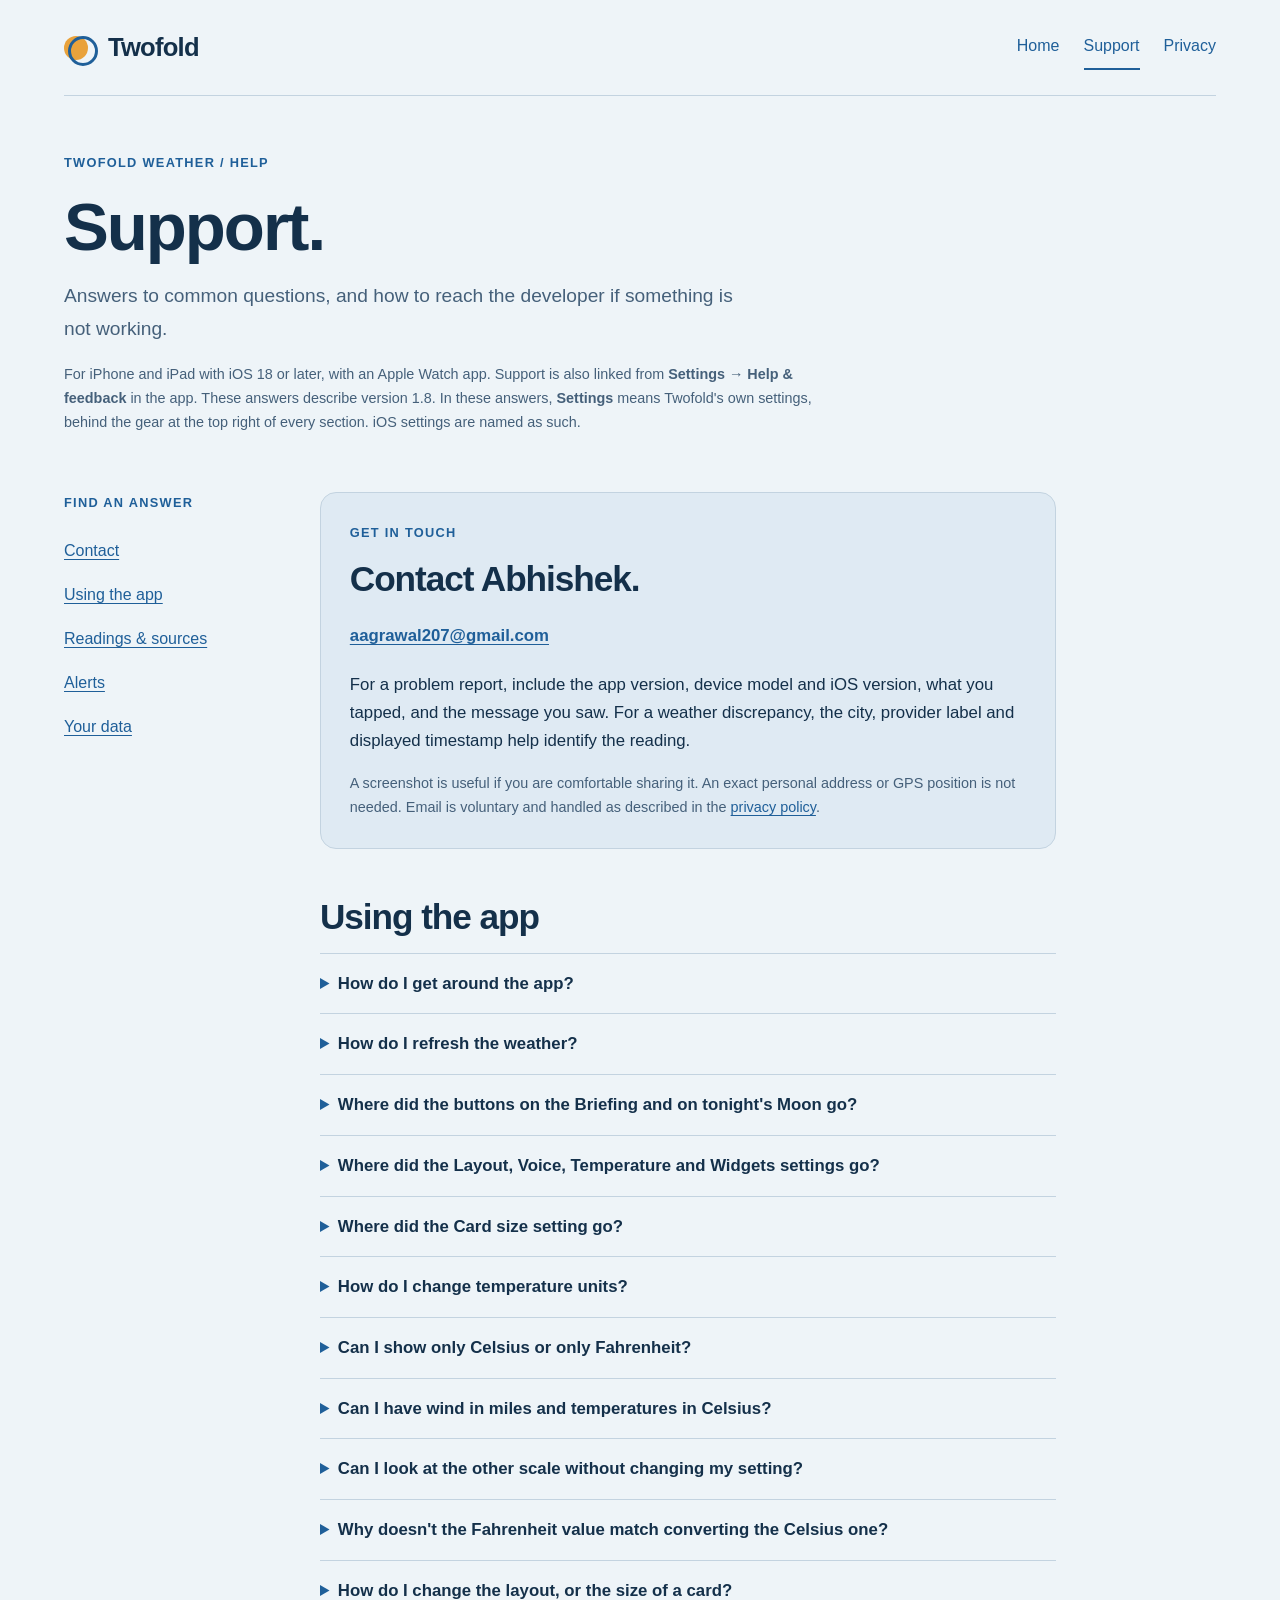
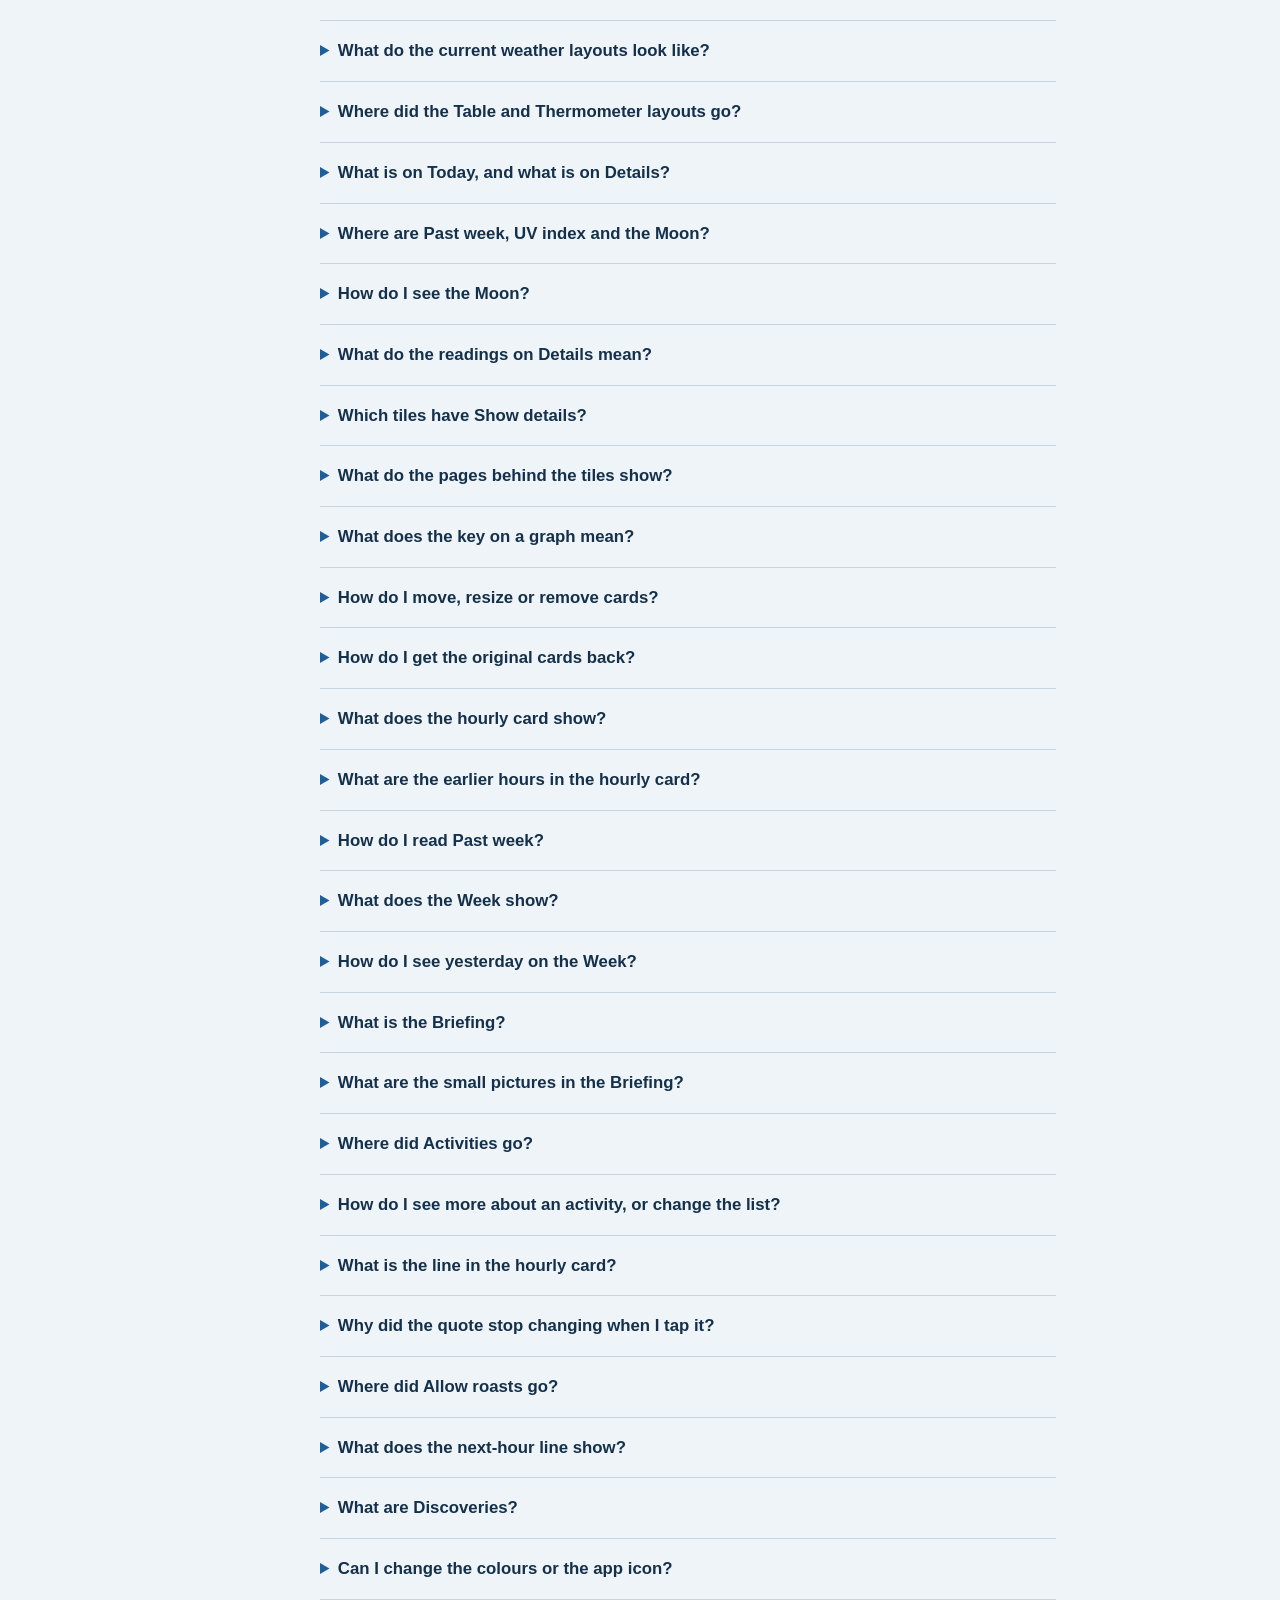
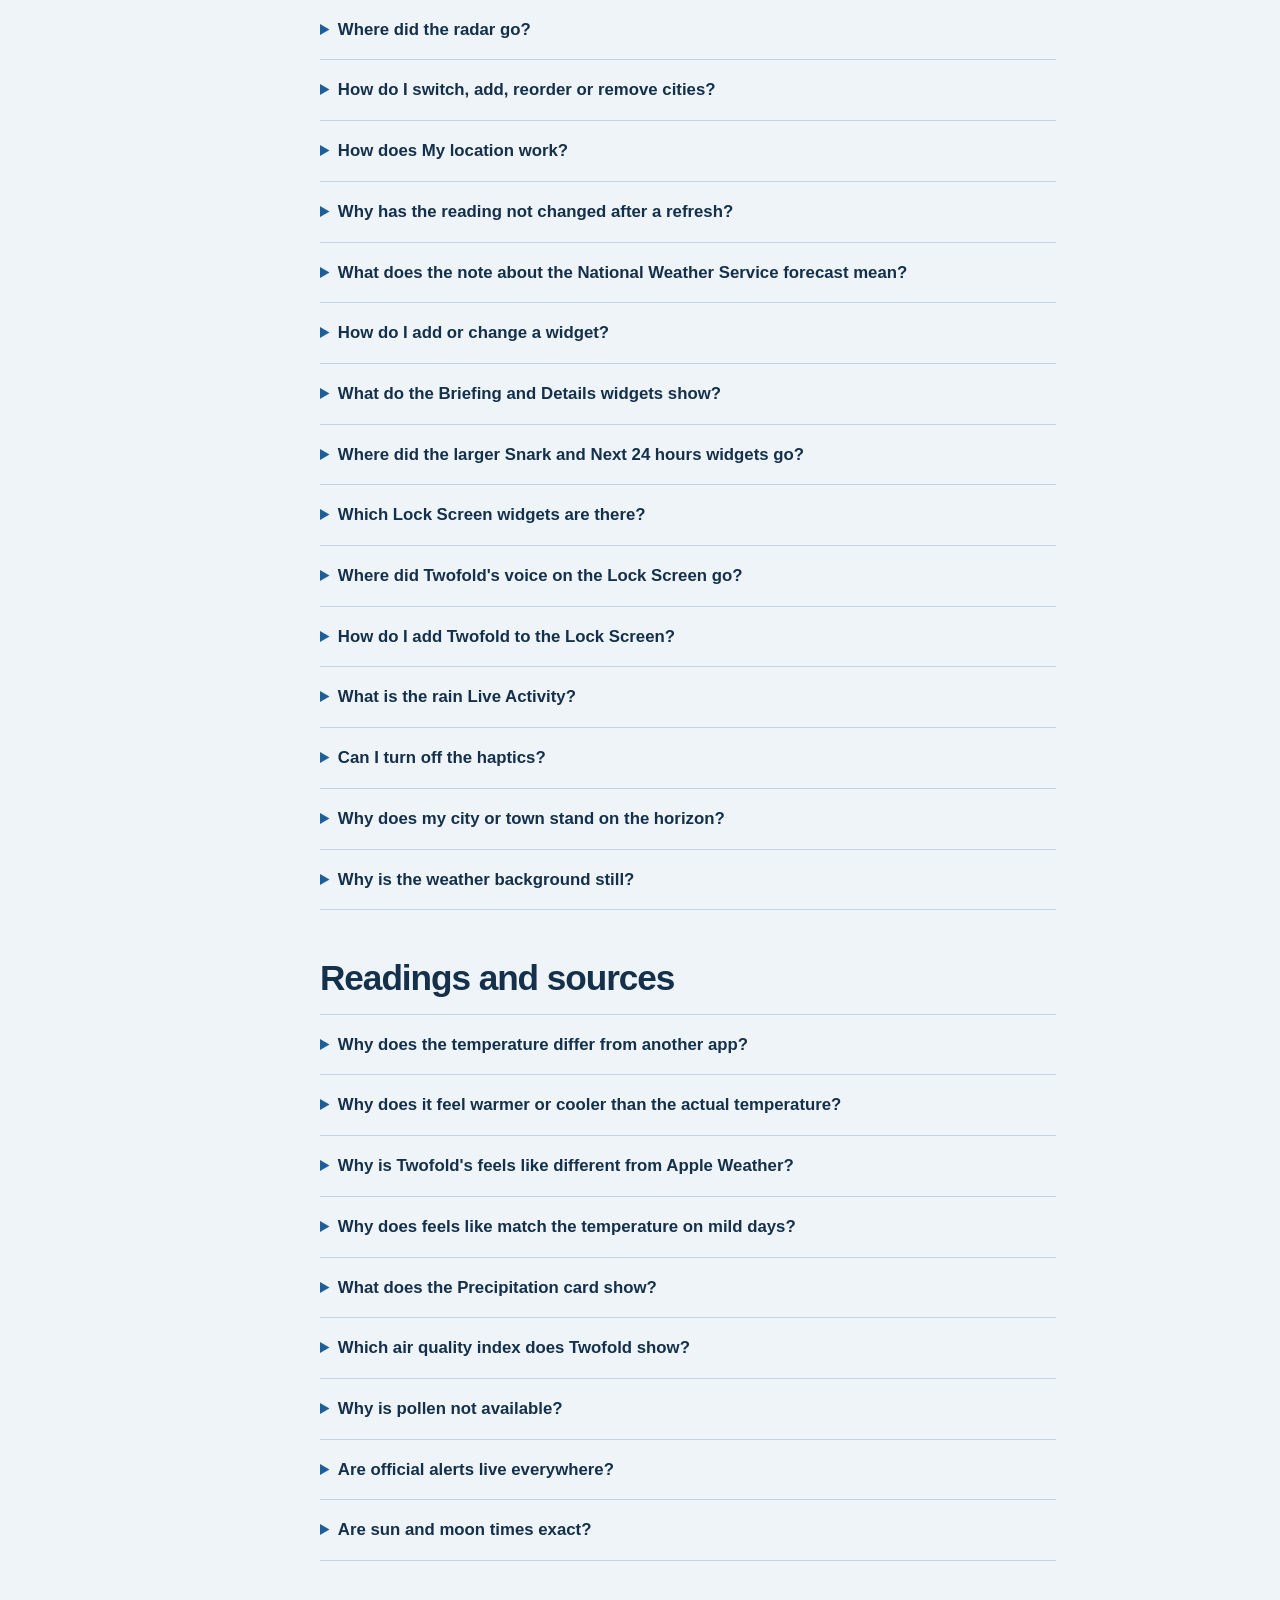
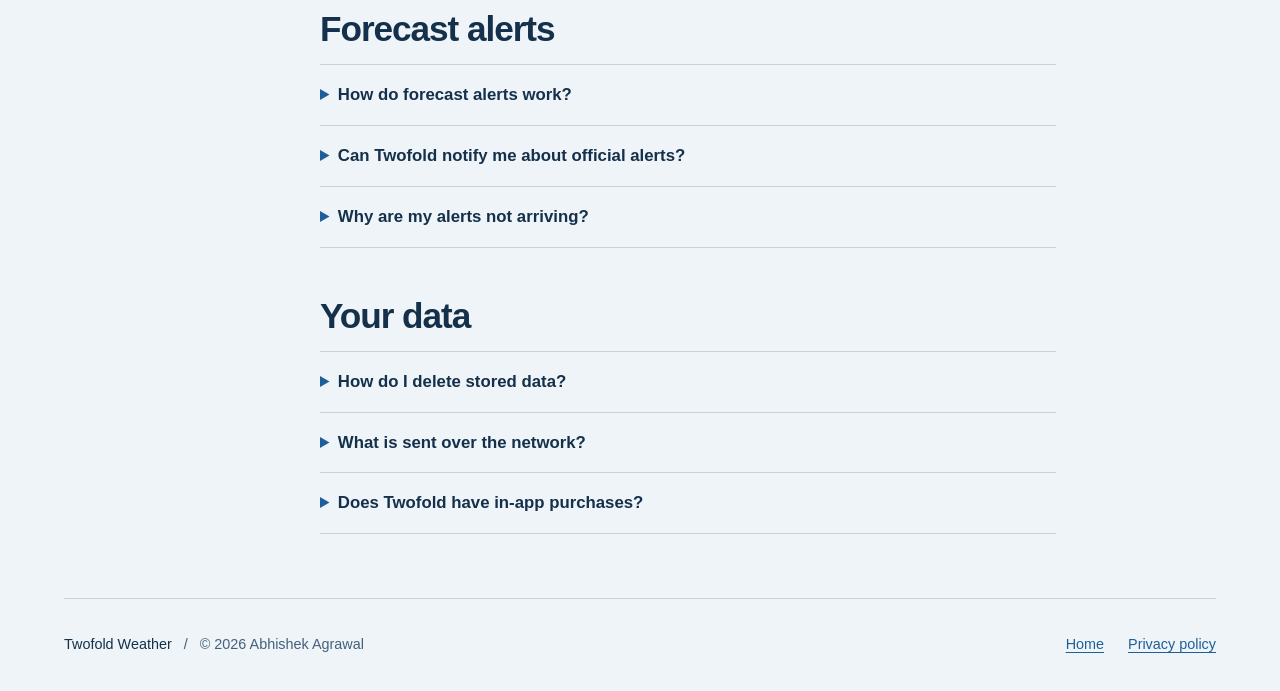
<file: support.html>
<!doctype html>
<html lang="en">
<head>
  <meta charset="utf-8">
  <meta name="viewport" content="width=device-width, initial-scale=1">
  <meta name="theme-color" content="#eef4f8">
  <meta name="description" content="Help with Twofold Weather: getting around, temperature units, the cards on Today and Details, the Week and the Briefing, cities, widgets, the rain Live Activity, forecast alerts, data sources, deleting data, and contacting the developer.">
  <title>Support | Twofold Weather</title>
  <link rel="stylesheet" href="styles.css">
</head>
<body>
  <a class="skip-link" href="#main">Skip to content</a>
  <header class="site-header shell">
    <a class="brand" href="index.html" aria-label="Twofold Weather home"><span class="brand-mark" aria-hidden="true"></span>Twofold</a>
    <nav aria-label="Main navigation">
      <a href="index.html">Home</a>
      <a href="support.html" aria-current="page">Support</a>
      <a href="privacy.html">Privacy</a>
    </nav>
  </header>

  <main id="main" class="shell" tabindex="-1">
    <header class="page-heading">
      <p class="eyebrow">Twofold Weather / Help</p>
      <h1>Support.</h1>
      <p class="lede">Answers to common questions, and how to reach the developer if something is not working.</p>
      <p class="small-note">For iPhone and iPad with iOS 18 or later, with an Apple Watch app. Support is also linked from <strong>Settings &rarr; Help &amp; feedback</strong> in the app. These answers describe version 1.8. In these answers, <strong>Settings</strong> means Twofold's own settings, behind the gear at the top right of every section. iOS settings are named as such.</p>
    </header>

    <div class="reading-grid">
      <nav class="page-nav" aria-label="Support topics">
        <p class="eyebrow">Find an answer</p>
        <a href="#contact">Contact</a>
        <a href="#using">Using the app</a>
        <a href="#readings">Readings &amp; sources</a>
        <a href="#alerts">Alerts</a>
        <a href="#data">Your data</a>
      </nav>

      <article class="prose" aria-label="App help">
        <section class="contact-card" aria-labelledby="contact">
          <p class="eyebrow">Get in touch</p>
          <h2 id="contact">Contact Abhishek.</h2>
          <a class="contact-email" href="mailto:aagrawal207@gmail.com?subject=Twofold%20Weather%20support">aagrawal207@gmail.com</a>
          <p>For a problem report, include the app version, device model and iOS version, what you tapped, and the message you saw. For a weather discrepancy, the city, provider label and displayed timestamp help identify the reading.</p>
          <p class="small-note">A screenshot is useful if you are comfortable sharing it. An exact personal address or GPS position is not needed. Email is voluntary and handled as described in the <a href="privacy.html#support-messages">privacy policy</a>.</p>
        </section>

        <section class="faq" aria-labelledby="using">
          <h2 id="using">Using the app</h2>
          <details>
            <summary>How do I get around the app?</summary>
            <p>The bar at the bottom holds four sections: <strong>Today</strong>, <strong>Week</strong>, <strong>Briefing</strong> and <strong>Details</strong>. Tap one, or flick sideways on a section to move to the next one; from Details a flick goes on to Today, and from Today the other way to Details. After dark in the selected city the first section reads <strong>Tonight</strong>; it is the same page. The round button beside the bar switches cities (see below).</p>
            <p>The top of every section shows the selected city as a large heading, with its region and local time beneath; an arrow marks My location. Tap the city name to open <strong>Cities</strong>. At the top right, the round arrow refreshes the weather and the gear opens <strong>Settings</strong>.</p>
            <p>Every section keeps something out of sight that a swipe down brings in: tonight's Moon on Today, yesterday on the Week, Activities on the Briefing and the tiles on Details. A swipe up puts it away again, and so does a tap on the section you are on in the bar. No page has a button for it.</p>
            <p>From version 1.8, a swipe up on a page at rest shows the page in the other temperature scale for a moment (see &ldquo;Can I look at the other scale without changing my setting?&rdquo;).</p>
            <p>Twofold draws no scroll bars. A page that is longer than the screen still scrolls, and stops at its ends without a bounce. No page refreshes on a pull (see the next question).</p>
          </details>
          <details>
            <summary>How do I refresh the weather?</summary>
            <p>Tap the round arrow at the top right of any section, left of the gear. It turns into a spinner while the selected city refreshes. With a hardware keyboard, Command-R does the same.</p>
            <p>Pulling a page down does not refresh it. A swipe down brings something in instead: tonight's Moon on Today, yesterday on the Week, Activities on the Briefing and the tiles on Details.</p>
            <p>Twofold also refreshes the selected city when it comes to the foreground and when you choose a city. After a request limit that names a time within the hour, it refreshes once more by itself at that time, while the app is open on the same city (see &ldquo;What does the note about the National Weather Service forecast mean?&rdquo;). When a page shows saved weather, the note at its foot has its own <strong>Refresh</strong> button.</p>
          </details>
          <details>
            <summary>Where did the buttons on the Briefing and on tonight's Moon go?</summary>
            <p>Since version 1.6, no page has a button for what a swipe does. The small button beside the Briefing's greeting and the back button at the top left of tonight's Moon are gone. Swipe down on the Briefing for Activities and on Today for the Moon. To put either away, swipe up or tap its section in the bar: <strong>Briefing</strong>, or <strong>Today</strong>, which reads <strong>Tonight</strong> after dark. The Week and Details work the same way for yesterday's row and for the tiles.</p>
            <p>With VoiceOver, the pages offer named actions instead: <strong>Show tonight's Moon</strong> and <strong>Show today</strong>, <strong>Show yesterday</strong> and <strong>Hide yesterday</strong>, <strong>Swipe down again</strong> on the Week, <strong>Show activities</strong> and <strong>Show the briefing</strong>, <strong>Show the tiles</strong> and <strong>Explain the readings</strong>.</p>
          </details>
          <details>
            <summary>Where did the Layout, Voice, Temperature and Widgets settings go?</summary>
            <p>Layout, Voice and Temperature are one page: <strong>Settings &rarr; Layout and voice</strong>. From top to bottom it holds the scales, the current weather layout, the units for wind and distance, the cards of Today and Details, and the voice.</p>
            <p>The page no longer offers a choice between Dashboard and Reading list. The tiles always stand in columns. The list that Details opens on is a different thing: it says what the readings mean (see &ldquo;What do the readings on Details mean?&rdquo;).</p>
            <p>There is no Widgets page. Widgets are added and edited on the Home Screen and the Lock Screen (see the widget questions below). If widgets cannot share weather with the app on your device, <strong>Settings &rarr; Help &amp; feedback</strong> says so.</p>
            <p>Today has no <strong>Weather data and sources</strong> button at its foot. The same page is <strong>Settings &rarr; Weather sources</strong>.</p>
          </details>
          <details>
            <summary>Where did the Card size setting go?</summary>
            <p>Since version 1.6, no setting sizes every card at once. Each card with two sizes has its own: long press the current reading, the hourly card, the Week card or a Briefing card and choose <strong>Make compact</strong> or <strong>Show details</strong>. Past week has the two sizes as well where it is a card of its own. Three tiles have two sizes too, Wind, Air quality and Pollen; the other tiles have one (see &ldquo;Which tiles have Show details?&rdquo;).</p>
            <p>If you had chosen <strong>Compact</strong> before version 1.6, your cards stayed compact after the update, each as its own size. <strong>Show details</strong> opens one card. <strong>Restore defaults&hellip;</strong> gives the current reading, the hourly card, Past week and the three tiles the sizes of a fresh install (see &ldquo;How do I get the original cards back?&rdquo;); the Week card and the Briefing's cards keep theirs until you change them.</p>
          </details>
          <details>
            <summary>How do I change temperature units?</summary>
            <p>Open <strong>Settings &rarr; Layout and voice</strong>. <strong>Scales</strong>, at the top of the page, has four choices: <strong>Celsius first</strong>, <strong>Fahrenheit first</strong>, <strong>Celsius only</strong> and <strong>Fahrenheit only</strong>. Both scales stay the default. The app, the widgets and the Apple Watch app follow the choice. With one scale, wind, rain, pressure and distance are written in one unit as well (see the next question). Wind and distance can be set to kilometres or miles on their own (see &ldquo;Can I have wind in miles and temperatures in Celsius?&rdquo;). Missing readings are shown as unavailable.</p>
            <p>For one large reading, choose <strong>Tap to switch</strong> under <strong>Current weather</strong> on the same page. Use the &deg;C/&deg;F and Actual/Feels like controls on the page, or tap the temperature to switch scales. These choices are saved independently of Scales.</p>
          </details>
          <details>
            <summary>Can I show only Celsius or only Fahrenheit?</summary>
            <p>Yes. Open <strong>Settings &rarr; Layout and voice</strong> and, under <strong>Scales</strong>, choose <strong>Celsius only</strong> or <strong>Fahrenheit only</strong>. Every temperature in the app, in the widgets and on the Apple Watch is then one value. The intro offers the same four choices on its first page, with the units for wind and distance under them. To have both scales again, choose <strong>Celsius first</strong> or <strong>Fahrenheit first</strong>.</p>
            <p>Feels like takes the place where the second scale stood. The current reading always shows it there. An hour or a day shows it, as &ldquo;Feels 5&deg;&rdquo;, only when feels like is 2&deg;C (3.6&deg;F) or more from the temperature; otherwise that place stays empty and the row keeps its height.</p>
            <p>One scale also means one set of units. With <strong>Celsius only</strong>, wind, rain, pressure and distance read in km/h, mm, hPa and km; with <strong>Fahrenheit only</strong>, in mph, inches, inHg and miles. This holds in the app, in the widgets and the Lock Screen details, and in a forecast alert's threshold and text. With both scales they read in both units, as before. Wind and distance can be set apart from the scales (see the next question). A unit inside one of the voice's lines or a hidden place's facts is written copy and stays as written.</p>
            <p>The current weather layouts follow. Big number sets feels like under the temperature, where the other scale stood. Side by side shows actual beside feels like, one value each. Tap to switch has no &deg;C/&deg;F control, and a tap on the temperature switches between actual and feels like.</p>
          </details>
          <details>
            <summary>Can I have wind in miles and temperatures in Celsius?</summary>
            <p>Yes, from version 1.8. Open <strong>Settings &rarr; Layout and voice</strong>. <strong>Wind and distance</strong>, under Current weather, has three choices: <strong>Follow the scales</strong>, <strong>Kilometres</strong> and <strong>Miles</strong>. Follow the scales is where every install starts: wind and distance read in both units with both scales, and in km/h and km or in mph and miles with one. <strong>Kilometres</strong> writes km/h and km whatever the scales, and <strong>Miles</strong> writes mph and miles. Under each choice the page says what it writes with your scales. The intro offers the same three choices on its first page.</p>
            <p>The choice covers wind, gusts, visibility and other distances, such as the distance to a weather station on Weather sources. It holds in the app, in the widgets and the Lock Screen details, and in a gust alert's threshold and text. Rain and pressure always follow the scales. So <strong>Celsius only</strong> with <strong>Miles</strong> reads as forecasts in the UK do: &deg;C, mph and miles, millimetres and hectopascals.</p>
          </details>
          <details>
            <summary>Can I look at the other scale without changing my setting?</summary>
            <p>Yes, from version 1.8. Swipe up on Today, the Week, the Briefing or Details while the page is at rest. The page then reads as it would for someone who uses the other scale. With both scales, the other one comes first. With one scale, the other stands alone, with its own units for rain and pressure, and for wind and distance too unless you set those apart. The line under the city's name says so, for example &ldquo;&deg;F first, for now&rdquo;.</p>
            <p>Swipe down, tap the section you are on in the bar, or open another section or city, and your own scales are back. Nothing is saved: Settings, the widgets and the Apple Watch keep your choice. The pages a card opens follow the look while it lasts.</p>
            <p>If the page shows something a swipe down brought in (tonight's Moon, yesterday, Activities or the tiles), the first swipe up puts that away, and the next one shows the other scale. On a page that is longer than the screen, scroll to its foot and swipe up once more. With VoiceOver, the line under the city's name has the actions <strong>Show the other scale</strong> and <strong>Show your scales</strong>.</p>
            <p>From version 1.9 the figures turn over to the other scale like a departure board, and turn back when the look ends; with Reduce Motion they fade. To turn the swipe up off, go to <strong>Settings &rarr; Layout and voice</strong> and turn off <strong>Swipe up for the other scale</strong> under Scales.</p>
          </details>
          <details>
            <summary>Why doesn't the Fahrenheit value match converting the Celsius one?</summary>
            <p>Each pair is rounded separately from the same exact value, so converting the rounded number in your head can land one degree away. A feels-like difference of 1.6&deg;C, for example, shows as &ldquo;2&deg;C / 3&deg;F&rdquo; (1.6&deg;C is 2.9&deg;F), while converting the rounded 2&deg;C would give 4&deg;F. Both figures are correct to the nearest degree; neither is derived from the other's rounded value.</p>
          </details>
          <details>
            <summary>How do I change the layout, or the size of a card?</summary>
            <p><strong>Settings &rarr; Layout and voice</strong> holds the choices:</p>
            <ul>
              <li><strong>Scales:</strong> both scales in either order, or one alone (see &ldquo;How do I change temperature units?&rdquo;).</li>
              <li><strong>Current weather:</strong> <strong>Big number</strong> (the default), <strong>Side by side</strong> or <strong>Tap to switch</strong>, each shown as a small picture (see the next question).</li>
              <li><strong>Wind and distance:</strong> kilometres, miles, or as the scales have them (see &ldquo;Can I have wind in miles and temperatures in Celsius?&rdquo;).</li>
              <li><strong>Today and Details:</strong> <strong>Cards</strong> opens the card list (see &ldquo;How do I move, resize or remove cards?&rdquo;).</li>
              <li><strong>Voice:</strong> Plain, Friendly, Cheeky or Roast (see &ldquo;What is the line in the hourly card?&rdquo;).</li>
            </ul>
            <p>A card's size is set on the card. Long press the current reading, the hourly card, the Week card or a Briefing card and choose <strong>Make compact</strong> or <strong>Show details</strong>; the current reading's menu also offers its layout. Past week has the two sizes where it is a card of its own, and so do the Wind, Air quality and Pollen tiles; <strong>Cards</strong> has a size button for the hourly card, Past week and those three tiles. The other tiles have one size, and no setting sizes every card at once.</p>
            <p>A fresh install keeps the current reading and the Briefing's timeline card compact, which keeps Today and the Briefing short. Choose <strong>Show details</strong> on one of them for the fuller card; its page can then be longer than the screen.</p>
          </details>
          <details>
            <summary>What do the current weather layouts look like?</summary>
            <p><strong>Settings &rarr; Layout and voice</strong> shows a small picture of each layout under <strong>Current weather</strong>; tap one to choose it. The intro shows the same pictures on its second page. The pictures are drawn in your scales from example readings, not from your weather.</p>
            <ul>
              <li><strong>Big number</strong> (the default): the temperature in large figures, the other scale under it, then a feels-like line.</li>
              <li><strong>Side by side:</strong> actual beside feels like.</li>
              <li><strong>Tap to switch:</strong> one reading at a time, with flat controls on the page for Actual or Feels like and for &deg;C or &deg;F.</li>
            </ul>
            <p>With both scales showing, Big number and Side by side show actual and feels like in both. With one scale, Big number sets feels like under the temperature (see &ldquo;Can I show only Celsius or only Fahrenheit?&rdquo;).</p>
          </details>
          <details>
            <summary>Where did the Table and Thermometer layouts go?</summary>
            <p>They were removed in version 1.8, which has three layouts. If you had chosen the <strong>Table</strong>, the current reading is now drawn as <strong>Side by side</strong>, which shows the same four values. If you had chosen the <strong>Thermometer</strong>, it is drawn as <strong>Big number</strong>. An install that used <strong>Four readings</strong> before version 1.5 shows Big number, and one that used <strong>By scale</strong>, which became the Table, shows Side by side. Choose another layout under <strong>Current weather</strong> in <strong>Settings &rarr; Layout and voice</strong> at any time.</p>
          </details>
          <details>
            <summary>What is on Today, and what is on Details?</summary>
            <p><strong>Today</strong> shows the current reading, then one card: the hourly forecast, whose last row shows <strong>Yesterday</strong>'s high and low and opens <strong>Past week</strong>. Official alerts appear under the current reading when there are any, and so does the next-hour line when rain or snow is close. With only that, Today is meant to fit one screen on a 6.3-inch iPhone; an alert, the next-hour line, a larger current reading or more cards make it scroll. A swipe down on Today brings in tonight's Moon (see &ldquo;How do I see the Moon?&rdquo;).</p>
            <p><strong>Details</strong> holds every other card: UV index first, then Wind, Air quality, Precipitation, Humidity, Visibility, Cloud cover and Pressure. Pollen appears only where it is forecast. Details has no current reading. It opens on one line that sums the readings up, over a list with a row for each reading (see &ldquo;What do the readings on Details mean?&rdquo;). A swipe down puts the tiles in the list's place. They stand in columns, two on an iPhone, each tile at its own height, so with every tile at the size it starts with their page fits one screen where there is no Pollen tile. Wind, Air quality and Pollen can be opened to show more (see &ldquo;Which tiles have Show details?&rdquo;). Tap a row or a tile for more about that measurement.</p>
            <p>You decide which card is on which page (see &ldquo;How do I move, resize or remove cards?&rdquo;).</p>
          </details>
          <details>
            <summary>Where are Past week, UV index and the Moon?</summary>
            <p><strong>Past week</strong> is the last row of the hourly card on Today. It shows yesterday's high and low; tap it for yesterday's weather and how the last seven days of forecasts did (see &ldquo;How do I read Past week?&rdquo;). Past week is a card of its own only on Details, or on Today when the hourly card is not there. In <strong>Cards</strong> it is listed under <strong>On Today</strong> as <strong>In the hourly card</strong>; the arrow there sends it to Details.</p>
            <p><strong>UV index</strong> is the first reading on Details. To have its tile on Today, swipe down on Details for the tiles, long press UV index and choose <strong>Move to Today</strong>; the arrow on its row in <strong>Cards</strong> does the same.</p>
            <p>The <strong>Moon</strong> has no card on Today or Details. It has Today's night side to itself (see the next question).</p>
          </details>
          <details>
            <summary>How do I see the Moon?</summary>
            <p>Swipe down on Today. Tonight's Moon takes the place of the reading and the cards, on a night sky: a large Moon, the phase's name and how much of it is lit. A smaller Moon stands each side of it: yesterday's and tomorrow's, or the nights before and after the night you chose. The card under it holds a strip of nights, the day's moonrise and moonset, the next full moon and the next new moon, a line about the Moon in Twofold's voice (unless the voice is Plain) and a note on how it is worked out. Tap a night in the strip for that night's Moon and its moonrise and moonset. A tap on a small Moon chooses its night too, when that night is in the strip. At the default text size the page fits one screen.</p>
            <p>The strip holds 30 nights from tonight and the seven nights before it. It opens on <strong>Tonight</strong>, with the earlier nights waiting to its left in a quieter colour. Pull the strip to the right to see them: it resists at first, then gives, with a small tap from an iPhone. A shorter pull springs back. Tonight counts the next full and new moon from today, as in &ldquo;In 12 days&rdquo;; any other night counts them from itself, as in &ldquo;12 days later&rdquo;.</p>
            <p>Swipe up, or tap <strong>Today</strong> in the bar (it reads <strong>Tonight</strong> after dark), to go back to Today. Where Today is taller than the screen, swipe down at its top. The Moon also goes when you choose another city or section. The <strong>Moon phase</strong> widget opens the same page. With VoiceOver, today's high and low on the current reading offer <strong>Show tonight's Moon</strong>, and the Moon page offers <strong>Show today</strong>.</p>
            <p>The page needs no forecast, because the Moon is worked out on the device (see &ldquo;Are sun and moon times exact?&rdquo;). A day's page (tap a day on the Week) still has a <strong>Moon</strong> card; tap it for that day's Moon with the day before and the day after.</p>
          </details>
          <details>
            <summary>What do the readings on Details mean?</summary>
            <p>Details opens on what they mean. One line at the top sums the readings up: &ldquo;All good right now.&rdquo;, &ldquo;Mind the wind and the rain.&rdquo; for readings to mind, or &ldquo;Take care with the air.&rdquo; for readings that ask for more care. Under it, one card has a row for each reading on the page, in the page's order. A row shows the reading's symbol and name, its value and a word for it, such as &ldquo;Gentle breeze&rdquo;, &ldquo;Muggy&rdquo; or &ldquo;Falling fast&rdquo;. The word is a badge in the reading's colour: green for a good reading, amber for one to mind, red for one to take care with, and no colour for an ordinary one. Rain that is likely but adds up to less than 1 mm (0.04 in) over 24 hours has no colour, because it barely wets the ground; likely snow stays amber.</p>
            <p>Only a reading that needs it says more: one or two short sentences under its row, first what the reading does to you, then what it does to the weather. Muggy air can read &ldquo;Sweat dries slowly, so you cool down less than the temperature suggests.&rdquo; A falling barometer can read &ldquo;Down 5 hPa / 0.15 inHg since this time yesterday. A steady fall often brings cloud and rain.&rdquo;; with one scale it reads &ldquo;Down 5 hPa&rdquo; or &ldquo;Down 0.15 inHg&rdquo;. Tap a row for the same page as its tile.</p>
            <p>The words and sentences are written by hand and chosen by the readings; nothing is generated. They follow public scales: the World Health Organization's sun protection guidance for UV, the Beaufort scale for wind, the US Environmental Protection Agency's activity guidance for the US AQI and CPCB's health impacts for India's National AQI, the dew point for how humid air feels, and the Met Office's bands for visibility. Pressure counts as falling or rising from a change of 3.6 hPa in three hours, or of 4 hPa since the same hour the day before. The line, the colours and the sentences are general guidance, not medical or safety advice. Air quality and pollen are still model estimates, and the card says so at its foot. A reading with no value has a row that says <strong>Unavailable</strong> and no sentences.</p>
            <p>The line is left out when a reading on the page is an old one, as with saved weather, and it does not say &ldquo;All good right now.&rdquo; while an official alert is in force for the city. Where the screen has room the list draws with more air and larger names; on a small phone or at large text sizes it is taller than the screen and scrolls. If no reading on the page has a value, Details shows its tiles and no list.</p>
            <p>Swipe down for the tiles, which take the list's place. Swipe up, or tap <strong>Details</strong> in the bar, to bring the list back. Another city or another section starts with the list too. Where the page is taller than the screen, swipe down at its top and up at its foot. With VoiceOver, the list and its rows have a <strong>Show the tiles</strong> action and every tile an <strong>Explain the readings</strong> action, and a row is read with all of its sentences.</p>
            <p>For the forecast hour by hour, tap a row or a tile: UV index opens today's UV curve; Wind, Precipitation, Humidity, Cloud cover and Visibility each open a graph of the next 24 hours; and Pressure opens the hours around now (see &ldquo;What do the pages behind the tiles show?&rdquo;). The hourly card on Today has 24-hour graphs too (see &ldquo;What does the hourly card show?&rdquo;).</p>
          </details>
          <details>
            <summary>Which tiles have Show details?</summary>
            <p>Three of them, from version 1.8: Wind, Air quality and Pollen. Swipe down on Details for the tiles, long press one of the three, hold still for its menu and choose <strong>Show details</strong>; <strong>Make compact</strong> closes it again. Opened, Wind adds the direction the wind comes from and its gusts, Air quality adds PM2.5 and PM10, and Pollen adds a line for each pollen type. The three start closed, and <strong>Restore defaults&hellip;</strong> closes them again. <strong>Cards</strong> has a size button for each of them, and with VoiceOver the size is an action on the tile.</p>
            <p>The other tiles have one size, as every tile did in versions 1.6 and 1.7, so their menus have no <strong>Show details</strong> or <strong>Make compact</strong>. Their detail is on the tile's page: tap the tile, or its row in the list. The dew point is under <strong>How it feels</strong> on the Humidity page, and the day's peak chance of rain is on today's page (tap today on the Week). The Wind, Air quality and Pollen pages hold what their opened tiles show as well: the wind's direction and gusts, PM2.5 and PM10 under <strong>Pollutants</strong>, and each pollen type.</p>
          </details>
          <details>
            <summary>What do the pages behind the tiles show?</summary>
            <p>Each page puts the answer first. Most open with the reading, a word for it in its colour and one plain sentence on what it means for you; Precipitation opens with when rain is likely. Below that, most pages have a graph of the hours with a key, a few facts, the voice's joke line and a note on where the numbers came from.</p>
            <p>Where a reading has a scale, <strong>What the numbers mean</strong> lists its bands in their colours and marks the band that applies: on UV index (marked <strong>Today</strong> for the day's peak), Wind (the Beaufort scale), Humidity (by dew point, as <strong>What the dew point means</strong>), Cloud cover, Pollen (<strong>What the levels mean</strong>), Air quality, Visibility and Pressure. The long Wind and Air quality scales show the bands around yours; tap <strong>Show the whole scale</strong> for the rest. Air quality uses the US AQI's six categories, or India's National AQI in Indian cities.</p>
            <p>Visibility, Pressure and Air quality, and the dew point on the Humidity page, also show where the reading stands on a coloured bar with a pointer. Visibility adds a graph of the next 24 hours. Pressure adds a graph of the hours around now and, where those hours show one, its trend: <strong>Falling fast</strong>, <strong>Falling</strong>, <strong>Steady</strong>, <strong>Rising</strong> or <strong>Rising fast</strong>.</p>
          </details>
          <details>
            <summary>What does the key on a graph mean?</summary>
            <p>The key under a graph shows each mark as the graph draws it: a solid line, a dashed line, bars or a shaded stretch, each with its name. A dotted line marked <strong>Now</strong> stands at the present hour. On the UV graph, for example, the shaded hours are when protection is worth it and a dashed line marks UV 3. Past week and Yesterday have keys too, and where there is room their graphs also write each line's name beside it. With VoiceOver the key is read aloud, as in &ldquo;Key. Solid line: What happened. Dashed line: Forecast the day before.&rdquo;</p>
          </details>
          <details>
            <summary>How do I move, resize or remove cards?</summary>
            <p>Long press a card on Today or Details and move your finger to drag it to a new place on that page; the other cards make room, and the page scrolls when you hold the card near its top or foot. Keep holding still instead, and the card's menu opens:</p>
            <ul>
              <li><strong>Make compact</strong> or <strong>Show details</strong>, on the hourly card, on Past week as a card of its own and on the Wind, Air quality and Pollen tiles. The other tiles have one size.</li>
              <li><strong>Move up</strong> and <strong>Move down</strong>.</li>
              <li><strong>Move to Details</strong> or <strong>Move to Today</strong>, which sends the card to the other page. A drag stays on its own page.</li>
              <li><strong>Edit cards&hellip;</strong>, which opens the card list.</li>
              <li><strong>Restore defaults&hellip;</strong>, shown only when something differs from the original pages (see the next question).</li>
              <li><strong>Remove from Today</strong> or <strong>Remove from Details</strong>.</li>
            </ul>
            <p>With VoiceOver, the same choices are actions on each tile.</p>
            <p>On Details, swipe down for the tiles first: the rows of the list open their pages and do not move.</p>
            <p><strong>Cards</strong> (from <strong>Edit cards&hellip;</strong>, from <strong>Settings &rarr; Layout and voice</strong>, or from the note at the foot of a page that says how many cards were removed from it) lists the cards under <strong>On Today</strong>, <strong>On Details</strong> and <strong>Removed</strong>. Drag a row by its handle to reorder it within its page, tap the arrow to send a card to the other page, tap the red button to remove a card and tap the plus to bring one back. The hourly card, Past week and the Wind, Air quality and Pollen tiles have a round size button that switches them between Detailed and Compact; a row names its size, <strong>Compact</strong> or <strong>Detailed</strong>, only when it is not the size the card starts with. While Past week is part of the hourly card it has no size of its own, and the other tiles have no size button. Changes apply at once and are kept after the app restarts. On a wide iPad, full-width cards stay on the left and every tile on the right.</p>
            <p>If you move or remove every card from Details, the page says so and offers <strong>Edit cards</strong>.</p>
          </details>
          <details>
            <summary>How do I get the original cards back?</summary>
            <p>Long press any card on Today or Details and choose <strong>Restore defaults&hellip;</strong>. Twofold asks first, then puts every card back on its own page, in its original place and size, and brings removed cards back. <strong>Restore defaults</strong> is also at the foot of the <strong>Cards</strong> list, where it applies at once. The menu item appears only when something differs from the original pages.</p>
            <p>Restore defaults does not change the scales, the current weather layout, the voice or your cities. The Week card and the Briefing's cards keep their sizes too.</p>
          </details>
          <details>
            <summary>What does the hourly card show?</summary>
            <p>Six symbol buttons head the card. The first shows the hours; the others swap them for a 24-hour graph of temperature, rain, wind, humidity or UV. On the temperature graph the dashed line is feels like, and a small key names it. Drag across a graph to read an hour, and choose the first button to bring the hours back.</p>
            <p>Under the buttons sits Twofold's line of commentary, unless the voice is Plain (see &ldquo;What is the line in the hourly card?&rdquo;), then the hours as a strip. Each hour's icon is drawn in the sky's colours, and its first temperature sits over a short bar in a colour for that temperature, with the other scale beneath it (with one scale, see &ldquo;Can I show only Celsius or only Fahrenheit?&rdquo;). In the Detailed size, an hour with a rain chance of 10% or more shows it under its icon. Tap an hour for its actual and feels-like readings in your scales.</p>
            <p>Sunrise and sunset sit in the strip at their times. When a nearby station is adjusting the next hours, <strong>Settings &rarr; Weather sources</strong> says so under <strong>Forecast adjustment</strong>; from version 1.9 the card itself no longer does.</p>
            <p>On Today the card's last row shows <strong>Yesterday</strong>'s high and low, with <strong>Past week</strong> named under it. Tap it for the Past week page.</p>
          </details>
          <details>
            <summary>What are the earlier hours in the hourly card?</summary>
            <p>Drag the hourly strip to the right and up to three earlier hours appear before the hour in progress, in a quieter colour, with a thin line between them and now. They are the forecast model's values for those hours, not measurements from a station. Tap one and the card says so: &ldquo;An earlier hour, from the forecast model. Not a measurement.&rdquo;</p>
            <p>The strip opens past them, so you see them only when you drag. It resists at first and the nearest earlier hour peeks in; drag a little further and the strip gives, with a small tap from an iPhone, and scrolls freely. A shorter drag springs back. The strip of nights on tonight's Moon has the same catch.</p>
          </details>
          <details>
            <summary>How do I read Past week?</summary>
            <p>Past week has two tabs, <strong>Past 7 days</strong> and <strong>Yesterday</strong>. Both use the forecast model's values, not station readings.</p>
            <p><strong>Past 7 days</strong> checks each day's forecast from the day before against what happened. <strong>How the forecast did</strong> gives one word for the week's highs, <strong>Spot on</strong>, <strong>Close</strong>, <strong>A bit off</strong> or <strong>Way off</strong>, and one sentence with the average miss, such as &ldquo;A day ahead, the forecast high was off by 1.2&deg;C / 2.2&deg;F on average.&rdquo; Under it, each day has a bar: up where the forecast was too warm, down where it was too cold. The day furthest off carries its figure. <strong>The numbers behind it</strong> opens the rest: which way the highs and lows leaned, the closest day and the limits of the four words.</p>
            <p>Spot on is an average miss up to 1&deg;C / 1.8&deg;F, Close up to 2&deg;C / 3.6&deg;F and A bit off up to 3&deg;C / 5.4&deg;F; more is Way off. Spot on and Close are green and Way off is amber, and each day's own miss takes the same colours. <strong>Highs and lows</strong> draws the week, and <strong>Day by day</strong> has a row for each day: its high and low, the forecast high and how far off it was. Tap a row for the forecast low, the forecast two days before and what Twofold showed.</p>
            <p><strong>Yesterday</strong> shows yesterday's high, low, precipitation and strongest wind, then <strong>Today versus yesterday</strong>: a headline such as &ldquo;Warmer than yesterday&rdquo;, how today's forecast high, forecast low and this hour differ, and a graph of today's hours over yesterday's.</p>
          </details>
          <details>
            <summary>What does the Week show?</summary>
            <p>The days ahead, up to ten, on one page sized to fit the screen. Each row shows the weekday and the day's low and high on one shared scale, joined by a soft ribbon. A headline at the top names what stands out, and a day can carry one tag: <strong>Frost</strong>, <strong>Wettest</strong>, <strong>Warmest</strong> or <strong>Coldest</strong>. When nothing stands out, there is no headline. Tap a day for its forecast, sunrise, sunset and daylight.</p>
            <p>While the Week fits the screen it stands still and does not scroll. On a small phone or at large text sizes the Week is taller than the screen and scrolls. Like every page, it does not refresh on a pull; tap the round arrow at the top right.</p>
          </details>
          <details>
            <summary>How do I see yesterday on the Week?</summary>
            <p>Swipe down on the Week to bring in yesterday's row above today's; swipe up, or tap <strong>Week</strong> in the bar, to take it away. Where the Week is taller than the screen, swipe down at its top and up at its foot. The row also goes when you leave the page. Tap the row for Past week's Yesterday. With VoiceOver, today's row has <strong>Show yesterday</strong> and <strong>Hide yesterday</strong> actions.</p>
            <p>To keep the row on the page, long press the Week card and turn on <strong>Always show yesterday</strong>.</p>
            <p>Once yesterday's row is in, keep swiping down and see what Twofold's voice has to say in the headline's place (from version 1.14 in the Plain voice too, with Friendly's lines). From version 1.8 the lines come in a different order each time, and not every line comes every time. A swipe up puts it away.</p>
          </details>
          <details>
            <summary>What is the Briefing?</summary>
            <p>A greeting, then one card in four parts: <strong>Right now</strong>, <strong>This hour</strong>, <strong>Today</strong> and <strong>This week</strong>. Each part has up to four short lines about rain, extremes, comfort and the sky, written by hand in advance and filled in from the current readings. A line whose data is missing is left out, and a part with no lines disappears. Rain estimates and air quality are labelled as model estimates.</p>
            <p><strong>Activities</strong> is the Briefing's second card: Walk, Running, Cycling, Hiking, Stargazing and Drying laundry. A line at its top says what is good now and when the rest gets good, such as &ldquo;Fair at best right now. Good for a walk and a run from 1 AM.&rdquo; Where the air is poor now, a later time can end with &ldquo;if the air clears&rdquo;: the forecast has no hourly air quality, so the scores count the air for the next two hours only. Each row shows the rating now as a badge (Poor, Fair, Good or Great), what limits it (nothing is named under Great) and the best time, such as &ldquo;Best 2&ndash;5 PM&rdquo;. A best time that lasts a whole day reads &ldquo;Best all day&rdquo;, or &ldquo;Best from 1 PM&rdquo; when it starts later. Under each row a strip has a bar for each of the next 24 hours, its colour and height from that hour's rating. One clock under the strips and one key name the hours and the ratings. Ratings are guidance, not safety advice. The card is not on the page until you ask for it (see &ldquo;Where did Activities go?&rdquo;).</p>
          </details>
          <details>
            <summary>What are the small pictures in the Briefing?</summary>
            <p>Small drawings of what a line says, at the end of the line. Among them are the sun's arc over the day beside a sunrise, a sunset or the day's length, the Moon, the week as bars with the named day marked, the hours to midnight with their wet or dry stretch, the next hour's rain, the day's temperature curve, the temperature and feels like on one scale, a scale with a marker for UV, air quality or pressure, and the wind's arrow. A picture is drawn from the same readings as its sentence, and not every line has one.</p>
            <p>The pictures show where the page has room: every one where the page still fits the screen with them, and on a fuller page only those that cost their sentence no extra line. Long press the card and choose <strong>Show details</strong> for up to seven lines a part instead of four, with every picture; the page can then be longer than the screen. There are no pictures at the accessibility text sizes, and VoiceOver reads the sentence, which says the same.</p>
            <p>Where the screen has room the card also sets its lines and parts further apart.</p>
          </details>
          <details>
            <summary>Where did Activities go?</summary>
            <p>Activities is still in the Briefing. Swipe down on the Briefing and the Activities card takes the timeline's place. From version 1.8 each activity's row stands on a soft band of colour: its next 24 hours, from now at the left. The clock under the last row says which hour a colour belongs to, and the key under it names the colours. From version 1.9 a Poor hour is a quiet blue-grey, so an evening that is poor for most things does not fill the card with red. Swipe up, or tap <strong>Briefing</strong> in the bar, for the timeline. Version 1.5's small button beside the greeting is gone. Where the page is taller than the screen, swipe down at its top and up at its foot. The timeline also returns when you choose another city or leave the Briefing. With VoiceOver, the greeting and the card on the page offer <strong>Show activities</strong> or <strong>Show the briefing</strong>.</p>
            <p>To keep both cards on the page, long press either card and turn on <strong>Always show activities</strong>. The page is then longer, and nothing is left to swap.</p>
          </details>
          <details>
            <summary>How do I see more about an activity, or change the list?</summary>
            <p>Bring in the Activities card (see the previous question) and tap an activity's row. Its page opens with one answer: under <strong>Now</strong>, the rating now and what holds it back or takes a little off it, then the <strong>Best time</strong>. <strong>Next 24 hours</strong> has a bar for each hour, its colour from the rating and its height from the score, with the hour in progress outlined and a key under the bars; where the hours differ in what holds them back, a list names each stretch. <strong>How the score works</strong>, closed at first, opens the rules the score uses.</p>
            <p>To change the list, long press the Activities card and choose <strong>Edit activities&hellip;</strong>. Remove an activity with the red button, bring one back with the plus, drag a row by its handle to reorder, or tap <strong>Restore defaults</strong>. When activities are removed, a note under the list says how many and opens the same editor. The Activities widget keeps its own list.</p>
          </details>
          <details>
            <summary>What is the line in the hourly card?</summary>
            <p>That is Twofold's voice: one line about the weather in the place you are viewing. It sits in the hourly card above the hours, and under the current reading if the hourly card is not on Today. Choose it under <strong>Voice</strong> in <strong>Settings &rarr; Layout and voice</strong>: Plain (no line), Friendly (the default), Cheeky, which teases, or Roast, which is rude on purpose about the sky and about you. The intro offers the same four on its second page. No voice swears or gets political. The line follows the readings and changes by itself, on the hour and when the weather changes; a tap does not change it (see the next question). Friendly, Cheeky and Roast each have about 260 lines. Lines are written in advance and kept in the app; nothing is generated or sent anywhere.</p>
          </details>
          <details>
            <summary>Why did the quote stop changing when I tap it?</summary>
            <p>The line now changes only by itself, on the hour and when the weather changes, so it always matches the reading. A tap gets an answer instead: the voice replies in a short note at the foot of the page, or at its top where a note at the foot would cover the line you tapped. Tap the same line again and the answer gets more pointed, seven answers in all, and then the voice gives up. Friendly teases, Cheeky makes a point, and Roast is rude on purpose. The joke line on a tile's page and the Moon's line on Today's night side answer in the same way.</p>
            <p>To read more lines, tap <strong>Another line</strong> under the sample in <strong>Settings &rarr; Layout and voice</strong>; it changes the sample only. The <strong>Snark</strong> widget keeps its own button for another line.</p>
          </details>
          <details>
            <summary>Where did Allow roasts go?</summary>
            <p>The switch was removed in version 1.8. Roast is a plain choice now, one of the four under <strong>Voice</strong> in <strong>Settings &rarr; Layout and voice</strong> and in the intro. The update moves nobody to Roast: if you had picked Roast without turning on <strong>Allow roasts</strong>, Twofold drew Cheeky, and after the update your voice is Cheeky until you choose Roast. The <strong>Snark</strong> widget offers Roast under <strong>Tone</strong> to everyone as well, and a widget set to Roast draws Roast.</p>
          </details>
          <details>
            <summary>What does the next-hour line show?</summary>
            <p>When rain or snow is falling, starting, stopping or expected, a line under the current reading says what it is doing over the next two hours; tap it for a quarter-hour chart. It is a model estimate, so its times say &ldquo;about&rdquo;. On a dry spell the line is not shown. The <strong>Next 2 hours</strong> widget shows the same estimate.</p>
          </details>
          <details>
            <summary>What are Discoveries?</summary>
            <p><strong>Settings &rarr; Discoveries</strong> collects small finds: readings where Celsius and Fahrenheit line up (16&deg;C is 61&deg;F, the same digits backwards), weather worth noticing, a few things to try in the app, and hidden places. The page lists 45 finds, ten of them hidden places. Old school, the find for choosing the Thermometer layout that version 1.8 removed, stays on the page only for those who had found it. Finds about the two scales lining up need both scales showing. Hidden places are real spots with real forecasts that only turn up when you search for them by name; the locked entries give clues. Finds are kept on this device only and are not sent anywhere. Weather finds need a current reading, so saved weather does not count. A find for something you do in the app is recorded when you do it, and a find made while Settings is open is announced when Settings closes.</p>
          </details>
          <details>
            <summary>Can I change the colours or the app icon?</summary>
            <p>Not in this version. Twofold has one look: a flat sky in the colours of the weather, white cards and rounded type. The Look, Cards, Accent and App icon choices of earlier versions are hidden, and the app icon is Mirror Day. An icon you picked in an earlier version stays in place, because Twofold never changes the icon on its own.</p>
          </details>
          <details>
            <summary>Where did the radar go?</summary>
            <p>The rain radar and its map were removed in version 1.5 because they were not good enough. A radar may return; there is no date for it. Nothing else changed for rain. The next-hour line still shows when rain or snow is close. The hourly card still has the rain chances: choose the rain button at its top for a 24-hour graph, or tap an hour for its chance. The Precipitation tile is on Details.</p>
          </details>
          <details>
            <summary>How do I switch, add, reorder or remove cities?</summary>
            <p>Tap the round button beside the bottom bar. It lists My location and your saved cities; tap one to show it in the same section. With no My location saved, <strong>Use my location</strong> adds it. <strong>Search cities</strong> opens Cities with the keyboard ready. A tap outside the list closes it.</p>
            <p>Tap the city name at the top to open <strong>Cities</strong>. Type at least three characters to search, or select a suggested place. Twofold saves up to 12 places. Use <strong>Edit</strong> to reorder saved cities, or swipe a saved city to the left to remove it; the page says so under the saved cities.</p>
            <p>Search works when location permission is off. <strong>Add My location</strong> is optional; if access was denied, you can change it in iOS Location Services settings. Searches and selected city coordinates still reach the weather provider, as described in <a href="privacy.html">Privacy</a>.</p>
          </details>
          <details>
            <summary>How does My location work?</summary>
            <p><strong>Add My location</strong> in Cities (or <strong>Use my location</strong> in the city list) saves a place marked with a location arrow that stays at the top of the list and counts as one of your 12 places. While <strong>Follow my location</strong> is on (under <strong>Location</strong> in <strong>Settings</strong>, on by default), each time Twofold comes to the foreground it asks iOS once for an approximate position, moves My location there if the rounded coordinates have changed, and opens on it after a launch, after 15 minutes away or after a move of 10 km or more. With the setting off, My location still moves, but the city on screen never changes. An unchanged position fetches nothing new; a new place name there only renames it.</p>
            <p>With Precise Location on, My location is named after your neighbourhood where Apple knows one, with the city beneath; with it off, Twofold shows the city, because an approximate position can be several kilometres out. Twofold never requests location in the background, and it never asks for permission on its own: only a tap on <strong>Use my location</strong>, <strong>Add My location</strong>, <strong>Update my location</strong> or <strong>Allow location</strong> can show the permission prompt.</p>
            <p>If access is denied or restricted, My location keeps the last known place and its saved weather, the list explains why, and <strong>Open Settings</strong> leads to the permission. Other cities are unaffected. Swipe left on My location to remove it.</p>
            <p>Widgets know My location by its coordinates. A widget set to <strong>Follow Twofold</strong> shows it whenever it is the selected place; a widget pinned to it shows the place at those coordinates and needs a new choice in the widget editor after My location has moved to a different area.</p>
          </details>
          <details>
            <summary>Why has the reading not changed after a refresh?</summary>
            <p>Tap the round arrow at the top right of any section to refresh; pages do not refresh on a pull. Twofold also refreshes the selected city when returning to the foreground, and once more by itself after a request limit that names a time within the hour (see the next question). A fresh cached response may be reused, and a provider may return unchanged data. The reading's timestamp is more useful than the time you tapped refresh.</p>
            <p>If a request fails, Twofold keeps labelled saved weather when available. Every page says so in a note at its foot, with a <strong>Refresh</strong> button. An unavailable field is not a zero reading. Air quality and National Weather Service (NWS) supplements can fail independently of the main forecast.</p>
            <p>When a request limit holds a refresh back, the note at the foot of the page, or the message on a page without weather, says when Open-Meteo is asked again. Where that is within the hour, Twofold asks by itself at that time, up to three times in a row, while the app stays open on that city. Where it is later, the note says when Open-Meteo can be asked again; opening the app or tapping <strong>Refresh</strong> after that time asks it. Repeated refreshes before then do not bypass the limit. The local daily budget resets at midnight UTC.</p>
          </details>
          <details>
            <summary>What does the note about the National Weather Service forecast mean?</summary>
            <p>For a city in the US, the forecast normally comes from Open-Meteo. When Open-Meteo cannot be asked or does not answer, the National Weather Service's forecast stands in, and a small note at the foot of Today, Week, the Briefing and Details says so: &ldquo;National Weather Service forecast for now.&rdquo; The sentence after it says what happens next:</p>
            <ul>
              <li><strong>&ldquo;Twofold asks Open-Meteo again in about 3 minutes.&rdquo;</strong> A request limit named a time within the hour. Twofold refreshes by itself at that time if the app is still open on that city. There is nothing for you to do.</li>
              <li><strong>&ldquo;Open-Meteo can be asked again in about 2 hours.&rdquo;</strong> The wait is longer than an hour, or Twofold has already asked three times in a row, so it does not ask by itself. Open the app or tap <strong>Refresh</strong> after that time.</li>
              <li><strong>&ldquo;Open-Meteo did not answer.&rdquo;</strong> No time is known. Tap <strong>Refresh</strong> to try again.</li>
            </ul>
            <p>Once the time has passed, the note is its first sentence alone until the next refresh. When Open-Meteo's forecast arrives, the note goes.</p>
            <p>The waits come from request limits: Open-Meteo's own, or the limits Twofold keeps on each device to stay within Open-Meteo's free service. Refreshing or choosing cities many times in a short while is the usual cause. Meanwhile the National Weather Service forecast covers up to seven days, and the hours are not adjusted to a nearby station. Outside the US nothing stands in: the page keeps its saved weather where it has some, and its note ends with the same sentence about Open-Meteo. Versions before 1.8 showed a separate card about this above the cards; it is now this one note.</p>
          </details>
          <details>
            <summary>How do I add or change a widget?</summary>
            <p>Touch and hold the Home Screen, choose <strong>Edit &rarr; Add Widget</strong>, and search for <strong>Twofold</strong>. There are eleven widgets, listed in this order: <strong>Weather, both ways</strong> (small, medium and large, showing actual and feels-like temperatures in your scales), <strong>Next 24 hours</strong> (medium), <strong>Next 2 hours</strong>, <strong>Briefing</strong> and <strong>Details</strong> (medium and large; see the next question), <strong>Feels like</strong>, <strong>Air quality &amp; pollen</strong>, <strong>Activities</strong>, <strong>Past week</strong>, <strong>Moon phase</strong> (small, or medium with five nights: the two before tonight, tonight's Moon the largest in the middle, and the two after) and <strong>Snark</strong> (small). For the Lock Screen, see &ldquo;Which Lock Screen widgets are there?&rdquo;. The small widgets also work in StandBy. Widgets follow <strong>Scales</strong> in the app: with one scale chosen there, every temperature on a widget is one value, and wind, rain, pressure and distance have one unit. A widget's sky takes the colour of the weather, with the sun or moon, clouds and hills. In snow or rain it draws no flakes or drops behind the text, and a clear night keeps a few faint stars along the widget's edges, clear of the text.</p>
            <p>Save and load a city in Twofold first. Touch and hold a Home Screen widget and choose <strong>Edit Widget &rarr; City</strong>. <strong>Follow Twofold</strong> uses the app's selected city; choosing a named city keeps that widget on the saved place. Tapping a widget opens the page for what it shows; the Weather widget opens Today, Briefing opens the Briefing, Details opens Details, Activities opens the Briefing with the Activities card showing, and Moon phase opens tonight's Moon on Today. Widgets do not name the weather's providers; <strong>Settings &rarr; Weather sources</strong> lists them. The one exception is the issuer of an official alert on the Briefing widget (see the next question).</p>
            <p>iOS decides when widgets update. Twofold requests new weather about hourly and can use labelled hourly forecasts between updates. The widget keeps the reading's time visible and marks saved or forecast-based readings; it does not promise an exact refresh time or send warning notifications. If a pinned city was removed, choose another saved place in the widget editor.</p>
          </details>
          <details>
            <summary>What do the Briefing and Details widgets show?</summary>
            <p><strong>Briefing</strong> shows the Briefing's own lines for its city: the medium size has the lines that lead, three at most, and the large size has the parts under their titles. A tap opens the Briefing. The widget leaves out a line it cannot keep true between its updates, such as the countdown to a sunrise or sunset.</p>
            <p><strong>Details</strong> shows the line that sums the readings up and a word for each reading as a badge in its colour, as Details does in the app: the large size as a list, the medium size as cells with the readings that ask for care first. Pressure is not on it, because its word needs the hours before now, which a widget does not hold. A tap opens Details. With a saved reading the widget has no top line.</p>
            <p>Neither widget shows a bulletin. They know of official alerts only by name and time, and only for two hours after the last check. Within that time the Briefing widget leads with the alert's line, such as &ldquo;Wind Advisory in effect until 6 PM.&rdquo;, and names the issuer and the time of the check at its foot, for example &ldquo;NWS check 3:05 PM&rdquo;; the Details widget does not say &ldquo;All good right now.&rdquo; while an alert is in force. After two hours, or without a check, a widget does not know: it shows no alert line and does not say &ldquo;All good right now.&rdquo; either. An alert issued after the last check is not seen until the next one, so a widget is not a warning (see &ldquo;Are official alerts live everywhere?&rdquo;).</p>
          </details>
          <details>
            <summary>Where did the larger Snark and Next 24 hours widgets go?</summary>
            <p>Since version 1.6, each comes in one size: <strong>Snark</strong> as a small widget and <strong>Next 24 hours</strong> as a medium one. Snark's Lock Screen sizes are gone as well. Where iOS keeps a widget you had already placed in one of those sizes, Twofold still draws it: Next 24 hours keeps its chart, and Snark draws its small layout in the room it has. It cannot be added in that size again; if it no longer looks right, remove it and add the size that is offered.</p>
          </details>
          <details>
            <summary>Which Lock Screen widgets are there?</summary>
            <p>Besides the Lock Screen sizes of Weather, both ways, Feels like, Air quality &amp; pollen and Moon phase, Twofold has thirteen Lock Screen widgets, one for each detail: Both scales, High &amp; low, Tomorrow, Today at a glance, Next hour, Rain chance, UV index, Wind, Humidity &amp; dew point, Pressure, Visibility, Sunrise &amp; sunset, and Moon. Most come as a small circle, a rectangle and a line above the clock; Today at a glance needs the rectangle or the line. Temperatures follow <strong>Scales</strong> in the app. With both scales, wind, pressure and visibility show both of their units; with one scale they show one value with its unit. With <strong>Kilometres</strong> or <strong>Miles</strong> chosen under Wind and distance in the app, wind and visibility show that one unit whatever the scales.</p>
          </details>
          <details>
            <summary>Where did Twofold's voice on the Lock Screen go?</summary>
            <p>It was removed in version 1.6, so thirteen Lock Screen details remain. A voice widget that was already on your Lock Screen has nothing left to draw, and iOS decides what its place shows; remove it in the Lock Screen editor. The voice's line is still in the hourly card on Today and in the small <strong>Snark</strong> widget on the Home Screen.</p>
          </details>
          <details>
            <summary>How do I add Twofold to the Lock Screen?</summary>
            <p>Touch and hold the Lock Screen, choose <strong>Customise</strong>, then <strong>Lock Screen</strong>.</p>
            <ul>
              <li><strong>Below the clock:</strong> tap the widget area and search for <strong>Twofold</strong>. Weather, Feels like and Air quality &amp; pollen each come in circular and rectangular sizes. The circle shows one reading in both scales; the rectangle shows actual and feels like in both.</li>
              <li><strong>The line above the clock:</strong> tap the date line and choose Weather or Feels like. It shows the reading in both scales, and <strong>Saved</strong> when the reading is old.</li>
              <li><strong>Bottom corners:</strong> tap a corner button, remove it with <strong>&minus;</strong>, tap <strong>+</strong>, and choose <strong>Twofold</strong> to add the <strong>Open Twofold</strong> control. The same control can go in Control Center.</li>
            </ul>
            <p>With one scale chosen under <strong>Scales</strong> in the app, each of these shows that scale alone, and the Weather circle sets feels like under the reading.</p>
            <p>Tap any of them to open Twofold.</p>
          </details>
          <details>
            <summary>What is the rain Live Activity?</summary>
            <p>An optional countdown on the Lock Screen and in the Dynamic Island. Turn on <strong>Rain on the Lock Screen</strong> in <strong>Settings &rarr; Forecast alerts</strong>; it is off by default. When the model expects rain or snow within two hours for the city on screen, Twofold shows when it starts or stops. It ends when the estimate turns dry, the city is removed or the setting is turned off.</p>
            <p>On the Lock Screen it is a dark card with one answer at its top right, a word over a figure: <strong>STARTS</strong> or <strong>STOPS</strong> over a countdown in minutes, or <strong>RAIN NOW</strong> or <strong>SNOW NOW</strong> over the time the estimate runs to. Under the answer a chart has a bar for each of the next quarter hours, with clock times beneath.</p>
            <p>The countdown runs on its own, but the bars and times change only when you open Twofold and it refreshes; Twofold never starts or updates it in the background and uses no push service. Each one is labelled a model estimate from Open-Meteo with its time. If nothing shows, check that Live Activities are allowed for Twofold in the iOS Settings app.</p>
          </details>
          <details>
            <summary>Can I turn off the haptics?</summary>
            <p>Not in Twofold. On an iPhone the app answers what you do with a small tap from the phone: choosing an hour, a night or a city, a flick to another section, a pull that brings something in, a card dropped in its new place, a tap on the voice's line, a refresh you asked for, a discovery. It never taps for something you did not do, such as the refresh when the app opens. The taps have no setting of their own: they follow <strong>System Haptics</strong> under <strong>Sounds &amp; Haptics</strong> in the iOS Settings app.</p>
          </details>
          <details>
            <summary>Why does my city or town stand on the horizon?</summary>
            <p>33 cities have a skyline of their own at the foot of every page, in place of the hills and their trees: Atlanta, Austin, Boston, Chicago, Dallas, Denver, Houston, Los Angeles, Miami, New York, Philadelphia, Phoenix, San Francisco, San Jose, Seattle and Washington, DC; Toronto and Vancouver; Berlin, London and Paris; Dubai; Bengaluru, Chennai, Hyderabad, Kolkata, Mumbai, New Delhi and Pune; Hong Kong, Singapore and Tokyo; and Sydney. A place gets a skyline when it lies within the city's reach, about 20 to 40 km from its centre, so its suburbs are in and the next city is not.</p>
            <p>From version 1.10 a place outside those cities gets its country's horizon, where the country is drawn: the everyday town of its part of the country, with its houses, trees and streets or its water, and in most towns a church, temple or mosque in the region's own form. A famous sight stands in the town only where the place is near it, within about 60 km at most, so a town near Pisa has its tower and a town 300 km away does not. Each place keeps its own mix: two towns differ, and a town never changes. The countries drawn are in Europe, Austria, Belgium, the Czech Republic, Denmark with the Faroe Islands, Finland with Åland, France with Monaco, Germany, Greece, Iceland, Ireland, Italy with San Marino and the Vatican, Luxembourg, the Netherlands, Norway, Poland, Portugal, Spain with Andorra, Sweden, Switzerland with Liechtenstein, and the United Kingdom with the Isle of Man and the Channel Islands; in the Americas, the United States (Alaska and Hawaii too), Canada, Mexico and Brazil; in Asia, India, Japan, South Korea, the Philippines, Thailand, Vietnam, Indonesia and Malaysia; Saudi Arabia, the United Arab Emirates, Qatar, Bahrain, Kuwait and Oman; Australia and New Zealand; in Africa, Egypt, Morocco, Kenya and South Africa; and in South America, Argentina, Chile, Colombia and Peru (from version 1.11, with Egypt, Morocco and Kenya). More follow in later versions; a place elsewhere keeps the hills.</p>
            <p>A skyline or a horizon is a drawing that is part of the app. It needs no network, it is not a live view, and it shows what a local would name set side by side, not one real view. Its landmarks are drawn plain, places of worship and great statues among them, with no lettering, logos or flags. Its windows light from twilight. From version 1.10, at night a few of a city's windows go dark or light, a red light glows slowly on a tall top, and the reflections on the water shimmer, while the sky moves; with Reduce Motion or Low Power Mode it stands still. From version 1.12 the city moves too: it rises from the ground when the app opens or the place changes; birds fly across, bats at dusk; turbines, windmills and trees answer the reading's wind, still in calm air; boats sail and bob, and lighthouses sweep a beam at night; ferris wheels turn, cable cars glide, chimneys smoke, falls run and fountains play; and rivers flow, lakes sway and the sea swells. Birds, kites, sailing boats' crews and paddlers are there only by day, and bats only from dusk; none of them shows in rain, snow, fog or a storm.</p>
            <p>The page's cards and the credit line stand in front of the skyline, so part of it is hidden; with one scale more of it shows. Widgets, the Apple Watch and the sheets keep the hills.</p>
          </details>
          <details>
            <summary>Why is the weather background still?</summary>
            <p>The sky moves with the current weather, such as drifting clouds, rain or snow. Motion pauses with iOS Reduce Motion, Low Power Mode, or a hidden or inactive app. Missing weather uses a neutral background.</p>
          </details>
        </section>

        <section class="faq" aria-labelledby="readings">
          <h2 id="readings">Readings and sources</h2>
          <details>
            <summary>Why does the temperature differ from another app?</summary>
            <p>Open <strong>Settings &rarr; Weather sources</strong> to compare the selected city, coordinates, actual/feels-like values, provider and reading time. The page also shows a retained supporting model when a station observation is selected.</p>
            <p>Open-Meteo supplies area-based model estimates. In the US, Twofold checks up to three nearby NWS stations and selects the newest quality-accepted observation within 25 km, subject to age and model-lag limits; elsewhere it looks for an airport report within 25 km. A station measures its own location, not every address in a city. Model estimates and station observations can disagree about temperature or clouds; Apple and Google can use different sources and update times too. Forecasts and individual detail cards keep their own source labels. Other apps may calculate feels like with a different formula; Twofold uses one for every source (see below).</p>
          </details>
          <details>
            <summary>Why does it feel warmer or cooler than the actual temperature?</summary>
            <p>Twofold calculates feels like the same way for every source, using the US National Weather Service convention: wind chill at or below 10&deg;C / 50&deg;F when there is a wind, heat index in humid heat from about 27&deg;C / 80&deg;F, and the actual temperature otherwise. The Briefing's <strong>Right now</strong>, today's day page (tap today on the Week) and the sources page show a short line such as &ldquo;Feels 2&deg;C / 4&deg;F cooler because of the wind&rdquo;, with the difference and the reason. It is hidden when feels like is within 1&deg;C of the actual temperature. If the wind is missing on a cold reading, or the humidity on a hot one, feels like shows as unavailable rather than as the actual temperature.</p>
          </details>
          <details>
            <summary>Why is Twofold's feels like different from Apple Weather?</summary>
            <p>Mostly because the two apps define feels like differently. In humid heat Twofold uses the US National Weather Service heat index, the official US measure, which reads above the air temperature; in cold wind it uses the NWS wind chill. The current reading does not name the formula. <strong>Settings &rarr; Weather sources</strong> names it, under <strong>Feels like formula</strong>, and the Briefing's <strong>Right now</strong> says by how much feels like differs and why. Apple Weather uses its own formula, so the two feels-like numbers can differ by several degrees even when the temperatures agree.</p>
            <p>The temperatures themselves can differ too. Near a US weather station, Twofold shows the station's measurement, taken as the median of its recent reports and checked against other nearby stations, while other apps may use a model estimate for the area, a different station or a different update time.</p>
          </details>
          <details>
            <summary>Why does feels like match the temperature on mild days?</summary>
            <p>Between about 10&deg;C / 50&deg;F and 27&deg;C / 80&deg;F neither wind chill nor heat index applies, so feels like is the actual temperature. Other apps may use a different apparent temperature that also counts mild breezes and sunshine, which can read a degree or two colder or warmer. Sunshine is not part of Twofold's feels like.</p>
          </details>
          <details>
            <summary>What does the Precipitation card show?</summary>
            <p>The large value is today's expected total from the forecast. <strong>Now:</strong> gives the latest reading when one is available; a missing reading is left out rather than shown as zero. Tap the card for graphs of the chance and the amount over the next 24 hours; on the chance graph a dashed line marks 50%, from which the page calls rain likely. The day's peak chance of precipitation is on today's page (tap today on the Week).</p>
            <p>In the list on Details, the Precipitation row shows the same total beside a word that looks at the next 24 hours, so after a wet morning the total can stand beside <strong>Dry ahead</strong>.</p>
          </details>
          <details>
            <summary>Which air quality index does Twofold show?</summary>
            <p>Air quality is a model estimate from the Copernicus Atmosphere Monitoring Service (CAMS) through Open-Meteo, on the US and European AQI scales, with PM2.5, PM10, ozone and nitrogen dioxide. Indian cities lead with India's National AQI, worked out on the device by the CPCB method from 24-hour averages; when CPCB's data rules are not met, the US AQI leads instead.</p>
            <p>The Air quality page opens with the index that leads, its category in its colour and one sentence, on a coloured bar with a pointer. <strong>What the numbers mean</strong> lists the index's six categories, the three around yours first. The other indices and the pollutants wait under <strong>More detail</strong>; tap <strong>Pollutants</strong> for PM2.5, PM10, ozone and nitrogen dioxide.</p>
          </details>
          <details>
            <summary>Why is pollen not available?</summary>
            <p>Pollen comes from the Copernicus Atmosphere Monitoring Service (CAMS) through Open-Meteo, and CAMS models pollen only over Europe. Elsewhere the Pollen card does not appear, and the pollen page says it is unavailable rather than showing zero. In Europe, a type can show <strong>Not modelled</strong> when CAMS has no value for it, and <strong>None</strong> outside its season.</p>
          </details>
          <details>
            <summary>Are official alerts live everywhere?</summary>
            <p>No. Official alerts come from the National Weather Service for supported US locations and territories, and from Environment and Climate Change Canada for Canadian cities. An unavailable or saved alert check does not confirm that there are no current warnings. Bulletins are shown in the app; they send a notification only with the optional official alerts setting and only when the app itself refreshes, never from widget refreshes. Consult the relevant official weather authority for current warnings.</p>
            <p>Widgets show no bulletins and are not a warning channel. Since version 1.6 a widget is given the result of the last check of official alerts for its city: the name and the times of each alert in force, never its text. It trusts that check for two hours. Within those two hours the <strong>Briefing</strong> widget leads with the alert's line and names the issuer and the time of the check at its foot, for example &ldquo;NWS check 3:05 PM&rdquo;, and the <strong>Details</strong> widget does not say &ldquo;All good right now.&rdquo; while an alert is in force. After two hours, or without a check, a widget does not know: it shows no alert line, and it does not say &ldquo;All good right now.&rdquo; either. An alert issued after the last check is not seen until the next check. The app makes one when you open it, and a widget's own update can bring one too: from the National Weather Service for a US city and, from version 1.8, from Environment Canada for a Canadian city. An update can also end without its check. Of two checks, a widget keeps the newer one. Outside the US and Canada there is no check, and a widget's words follow the readings alone.</p>
          </details>
          <details>
            <summary>Are sun and moon times exact?</summary>
            <p>Sunrise and sunset appear in the hourly forecast at their times, and a day's detail page shows them with daylight length. Sun times come from the forecast when available. When the forecast has none, the device calculates them: the hourly forecast marks these with &asymp; and the day page labels them <strong>Approximate</strong>. Terrain and atmospheric conditions limit precision. Some polar dates have no sunrise or sunset.</p>
            <p>The Moon is always worked out on the device. From version 1.9 Settings &rarr; Weather sources says so, and the night side's card keeps only the note that the Moon is drawn as seen from the Southern Hemisphere, where it is. In the strip of nights a gold ring marks each full moon and a dotted ring each new moon. Phases and how much is lit come from the average length of the lunar month, so the date of a full or new moon can be a day out. Moonrise and moonset are worked out for a level horizon at sea level. In most of the world they are close to an almanac's times; hills, buildings and the air near the horizon can still shift what you see by a few minutes. In the far north or south, a Moon that skims the horizon can be shown rising or setting when it does not quite, or the other way round. A day with no moonrise or no moonset says <strong>None this day</strong>.</p>
          </details>
        </section>

        <section class="faq" aria-labelledby="alerts">
          <h2 id="alerts">Forecast alerts</h2>
          <details>
            <summary>How do forecast alerts work?</summary>
            <p>Open <strong>Settings &rarr; Forecast alerts</strong> and tap <strong>Add alert</strong>. Choose temperature or feels like above or below a value, rain chance, wind gusts, or UV index. A threshold is shown in your scales and units. A temperature threshold moves by one degree Celsius, or by one degree Fahrenheit with <strong>Fahrenheit only</strong>. A gust threshold moves by 5 km/h, from 20 to 150 km/h, or by 5 mph, from 15 to 90 mph, where your wind reads in mph alone: with <strong>Fahrenheit only</strong>, or with <strong>Miles</strong> chosen under Wind and distance. Each alert can follow one saved city or all of them, and notify at the forecast hour or 1, 3 or 12 hours before. Up to 10 alerts can be saved. Swipe left on an alert to delete it. Removing a city deletes alerts set for that city only. Forecast alerts are separate from the official alerts card on Today.</p>
            <p>Twofold looks through the next 36 hours of each city's saved hourly forecast and schedules one notification each time the forecast newly crosses your threshold. A condition already under way does not notify again, and the same onset is not repeated after a refresh. If the lead time has already passed, the notification arrives about a minute after planning.</p>
            <p>These are your own thresholds, not official warnings. Notifications are scheduled on the device; no server sends them. Tapping a notification opens the city it is about, and a notification that fires on a later day than its forecast names the weekday in both the onset and the &ldquo;Forecast updated&rdquo; time.</p>
          </details>
          <details>
            <summary>Can Twofold notify me about official alerts?</summary>
            <p>Yes, as an opt-in. Turn on <strong>Notify me</strong> under <strong>Official weather alerts</strong> in <strong>Settings &rarr; Forecast alerts</strong>. When a refresh brings a National Weather Service alert for a saved US city, or an Environment Canada alert for a saved Canadian city, that Twofold has not shown before, it sends a local notification at once, titled with the city and event and grouped with that city's other alerts. Alerts already on screen when you turn the option on do not notify; turning it off forgets which alerts were seen.</p>
            <p>These notifications arrive only when the app refreshes a city: there is no background fetch, and widget refreshes do not send them. They are not time-sensitive notifications and cannot replace official warning channels. Up to 20 Twofold notifications can be pending at once.</p>
          </details>
          <details>
            <summary>Why are my alerts not arriving?</summary>
            <ul>
              <li><strong>Notifications are off.</strong> Twofold asks for permission when you add your first alert. If the alerts page says notifications are off, tap <strong>Open notification settings</strong> and allow them. Focus modes and notification summaries can also hold them back.</li>
              <li><strong>The app has not refreshed recently.</strong> Alerts are planned only when Twofold refreshes a city: opening the app, returning to it, selecting a city or tapping the refresh button. There is no background fetch, and widget updates do not replan alerts. A city whose saved forecast is more than 12 hours old plans nothing new, so open Twofold now and then.</li>
              <li><strong>The alert is off or the threshold was never crossed.</strong> Check the alert's <strong>On</strong> switch and threshold. A missing forecast value never counts as a crossing; for example, a forecast without UV or feels-like data cannot trigger those alerts.</li>
              <li><strong>Too many alerts.</strong> At most 20 notifications are scheduled at once, soonest first.</li>
            </ul>
          </details>
        </section>

        <section class="faq" aria-labelledby="data">
          <h2 id="data">Your data</h2>
          <details>
            <summary>How do I delete stored data?</summary>
            <p>Removing a saved city removes its entry, saved snapshot, past-week history and any alerts set for that city, but does not immediately clear the separate HTTP response cache. There is no in-app cache-reset button. Deleting the app removes its local data; offloading it preserves app data. Provider logs and existing device backups are separate. Full details are in <a href="privacy.html#deletion">Privacy</a>.</p>
          </details>
          <details>
            <summary>What is sent over the network?</summary>
            <p>Weather requests send rounded coordinates and your IP address to the providers. City searches send the text you type to Open-Meteo. Finding the name of My location contacts Apple. There are no accounts, ads or tracking. From version 1.13 the app sends anonymous usage data (which pages and features are used, never your places or your weather), which <strong>Share anonymous usage</strong> in Settings &rarr; Help &amp; feedback turns off. Full details are in <a href="privacy.html#services">Privacy</a>.</p>
          </details>
          <details>
            <summary>Does Twofold have in-app purchases?</summary>
            <p>No. Twofold is free, every feature is included and there is nothing to buy or restore. <strong>Rate Twofold</strong> in <strong>Settings</strong> opens the App Store review page.</p>
          </details>
        </section>
      </article>
    </div>
  </main>

  <footer class="site-footer shell">
    <p>Twofold Weather <span aria-hidden="true">/</span> <small>&copy; 2026 Abhishek Agrawal</small></p>
    <nav aria-label="Footer navigation"><a href="index.html">Home</a><a href="privacy.html">Privacy policy</a></nav>
  </footer>
</body>
</html>
</file>
<file: styles.css>
:root {
  color-scheme: light;
  --sky: #eef4f8;
  --paper: #fbfdfe;
  --ink: #14304a;
  --muted: #45607a;
  --blue: #1f5f99;
  --wash: #dfeaf3;
  --sun: #e9a23b;
  --warm: #9a4a14;
  --line: #c3d3e0;
}

* { box-sizing: border-box; }
html { scroll-padding-top: 1.5rem; }
body {
  margin: 0;
  background: var(--sky);
  color: var(--ink);
  font-family: -apple-system, BlinkMacSystemFont, "Segoe UI", sans-serif;
  font-size: 1rem;
  line-height: 1.65;
  -webkit-text-size-adjust: 100%;
}
a {
  color: var(--blue);
  text-underline-offset: 0.2em;
  text-decoration-thickness: 0.08em;
  overflow-wrap: anywhere;
}
a:hover { color: var(--warm); }
:focus-visible { outline: 3px solid var(--warm); outline-offset: 5px; }
main:focus { outline: none; }
h1, h2, h3 {
  margin: 0 0 1rem;
  font-weight: 700;
  line-height: 1.12;
  letter-spacing: -0.03em;
  text-wrap: balance;
}
h2 { font-size: clamp(1.7rem, 3vw, 2.2rem); }
h3 { font-size: 1.35rem; }
p { margin: 0 0 1.1rem; }
ul, ol { padding-left: 1.4rem; }
li + li { margin-top: 0.6rem; }
code { font-size: 0.95em; overflow-wrap: anywhere; }
.shell { width: min(72rem, calc(100% - 3rem)); margin-inline: auto; }
.skip-link {
  position: absolute;
  z-index: 2;
  top: -8rem;
  left: 1rem;
  padding: 0.8rem 1.2rem;
  background: var(--paper);
  border: 2px solid var(--blue);
}
.skip-link:focus { top: 1rem; }
.site-header {
  display: flex;
  flex-wrap: wrap;
  align-items: center;
  justify-content: space-between;
  gap: 0.6rem 2rem;
  min-height: 6rem;
  padding-block: 1rem;
  border-bottom: 1px solid var(--line);
}
.brand {
  display: inline-flex;
  align-items: center;
  gap: 0.65rem;
  min-height: 44px;
  color: var(--ink);
  font-size: 1.6rem;
  font-weight: 700;
  letter-spacing: -0.03em;
  text-decoration: none;
}
.brand-mark { position: relative; width: 2.1rem; height: 1.5rem; }
.brand-mark::before, .brand-mark::after {
  content: "";
  position: absolute;
  top: 0;
  width: 1.5rem;
  height: 1.5rem;
  border-radius: 50%;
}
.brand-mark::before { left: 0; background: var(--sun); }
.brand-mark::after { right: 0; border: 3px solid var(--blue); }
.site-header nav, .site-footer nav { display: flex; flex-wrap: wrap; gap: 0.3rem 1.5rem; }
.site-header nav a, .site-footer nav a {
  display: inline-flex;
  align-items: center;
  min-height: 44px;
  padding-block: 0.35rem;
}
.site-header nav a { text-decoration: none; border-bottom: 2px solid transparent; }
.site-header nav a:hover, .site-header nav a[aria-current="page"] { border-bottom-color: currentColor; }
.eyebrow {
  margin-bottom: 1rem;
  color: var(--blue);
  font-size: 0.8rem;
  font-weight: 600;
  letter-spacing: 0.1em;
  text-transform: uppercase;
}
.hero { max-width: 48rem; padding-block: 3.5rem 3rem; }
.hero h1 { margin-block: 1rem 1.5rem; font-size: clamp(2.8rem, 7vw, 5.2rem); line-height: 1.02; }
.lede { max-width: 40rem; color: var(--muted); font-size: 1.2rem; line-height: 1.7; }
.actions { display: flex; flex-wrap: wrap; align-items: center; gap: 0.8rem 1.5rem; margin-block: 1.8rem 1.4rem; }
.button {
  display: inline-flex;
  align-items: center;
  justify-content: center;
  gap: 1rem;
  min-height: 48px;
  padding: 0.75rem 1.25rem;
  border: 1px solid var(--blue);
  border-radius: 0.6rem;
  background: var(--blue);
  color: var(--paper);
  font-weight: 600;
  text-decoration: none;
}
.button:hover { background: var(--ink); color: var(--paper); }
.text-link { display: inline-flex; align-items: center; gap: 0.7rem; min-height: 44px; padding-block: 0.4rem; }
.device-note, .small-note { color: var(--muted); font-size: 0.9rem; }
.promise {
  display: flex;
  flex-wrap: wrap;
  justify-content: space-between;
  gap: 0.4rem 2rem;
  padding-block: 1.3rem;
  border-block: 1px solid var(--line);
}
.promise span { color: var(--muted); }
.features { padding-block: 3.5rem 1rem; }
.feature-grid { display: grid; grid-template-columns: repeat(3, minmax(0, 1fr)); gap: 2rem; margin: 2rem 0 0; padding: 0; list-style: none; }
.feature-grid li { margin: 0; padding-top: 1.2rem; border-top: 3px solid var(--blue); }
.feature-grid li:nth-child(3n+2) { border-top-color: var(--sun); }
.feature-grid p { margin: 0; color: var(--muted); }
.page-heading { max-width: 49rem; padding-block: 3.5rem 2.5rem; }
.page-heading h1 { font-size: clamp(2.5rem, 6vw, 4.2rem); }
.page-heading .lede { max-width: 43rem; }
.reading-grid { display: grid; grid-template-columns: 12rem minmax(0, 1fr); gap: 4rem; align-items: start; }
.page-nav { position: sticky; top: 1.5rem; }
.page-nav a { display: flex; align-items: center; min-height: 44px; padding-block: 0.4rem; }
.prose { min-width: 0; max-width: 46rem; font-size: 1.05rem; }
.prose section + section { margin-top: 3rem; }
.prose li { padding-left: 0.25rem; }
.table-wrap { overflow-x: auto; margin-bottom: 1.1rem; }
table { width: 100%; border-collapse: collapse; font-size: 0.98rem; }
caption { margin-bottom: 0.6rem; color: var(--muted); text-align: left; }
th, td { padding: 0.8rem 0.7rem 0.8rem 0; border-top: 1px solid var(--line); text-align: left; vertical-align: top; }
thead th { border-top: 0; color: var(--blue); font-size: 0.85rem; letter-spacing: 0.05em; text-transform: uppercase; }
tbody th { min-width: 8rem; }
.faq details { border-top: 1px solid var(--line); }
.faq details:last-child { border-bottom: 1px solid var(--line); }
.faq summary { min-height: 48px; padding-block: 1rem; font-weight: 600; cursor: pointer; }
.faq summary::marker { color: var(--blue); }
.faq details > :not(summary) { padding-inline: 0.1rem 0.5rem; color: var(--muted); }
.contact-card { padding: 1.8rem; border: 1px solid var(--line); border-radius: 1rem; background: var(--wash); }
.contact-email { display: inline-block; min-height: 44px; margin-bottom: 0.8rem; padding-block: 0.5rem; font-weight: 600; }
.contact-card p:last-child { margin-bottom: 0; }
.site-footer {
  display: flex;
  flex-wrap: wrap;
  align-items: center;
  justify-content: space-between;
  gap: 0.5rem 2rem;
  margin-top: 4rem;
  padding-block: 1.5rem;
  border-top: 1px solid var(--line);
  font-size: 0.9rem;
}
.site-footer p { margin: 0; }
.site-footer p span { margin-inline: 0.5rem; color: var(--muted); }
.site-footer small { color: var(--muted); font-size: inherit; }

@media (max-width: 52rem) {
  .feature-grid { grid-template-columns: 1fr 1fr; }
  .reading-grid { grid-template-columns: 1fr; gap: 2rem; }
  .page-nav { position: static; display: flex; flex-wrap: wrap; gap: 0 1.3rem; padding-bottom: 1rem; border-bottom: 1px solid var(--line); }
  .page-nav .eyebrow { flex-basis: 100%; margin-bottom: 0.4rem; }
}

@media (max-width: 36rem) {
  .shell { width: calc(100% - 2rem); }
  .site-header { gap: 0.4rem 1.3rem; }
  .hero { padding-block: 2.5rem 2rem; }
  .lede { font-size: 1.1rem; }
  .feature-grid { grid-template-columns: 1fr; gap: 1.5rem; }
  .contact-card { padding: 1.3rem; }
  .page-heading { padding-block: 2.5rem 1.5rem; }
  .site-footer { margin-top: 3rem; }
}

@media (prefers-color-scheme: dark) {
  :root {
    color-scheme: dark;
    --sky: #0f1b27;
    --paper: #15263a;
    --ink: #e6eef5;
    --muted: #a9bccd;
    --blue: #8cc3f2;
    --wash: #1a2e44;
    --sun: #f0b45a;
    --warm: #f3b37a;
    --line: #2d4560;
  }
  .button { color: #0f1b27; }
  .button:hover { background: var(--ink); color: #0f1b27; }
}

@media (forced-colors: active) {
  .button { border-color: ButtonText; }
  .brand-mark::before { background: CanvasText; }
  .brand-mark::after { border-color: LinkText; }
}
</file>
